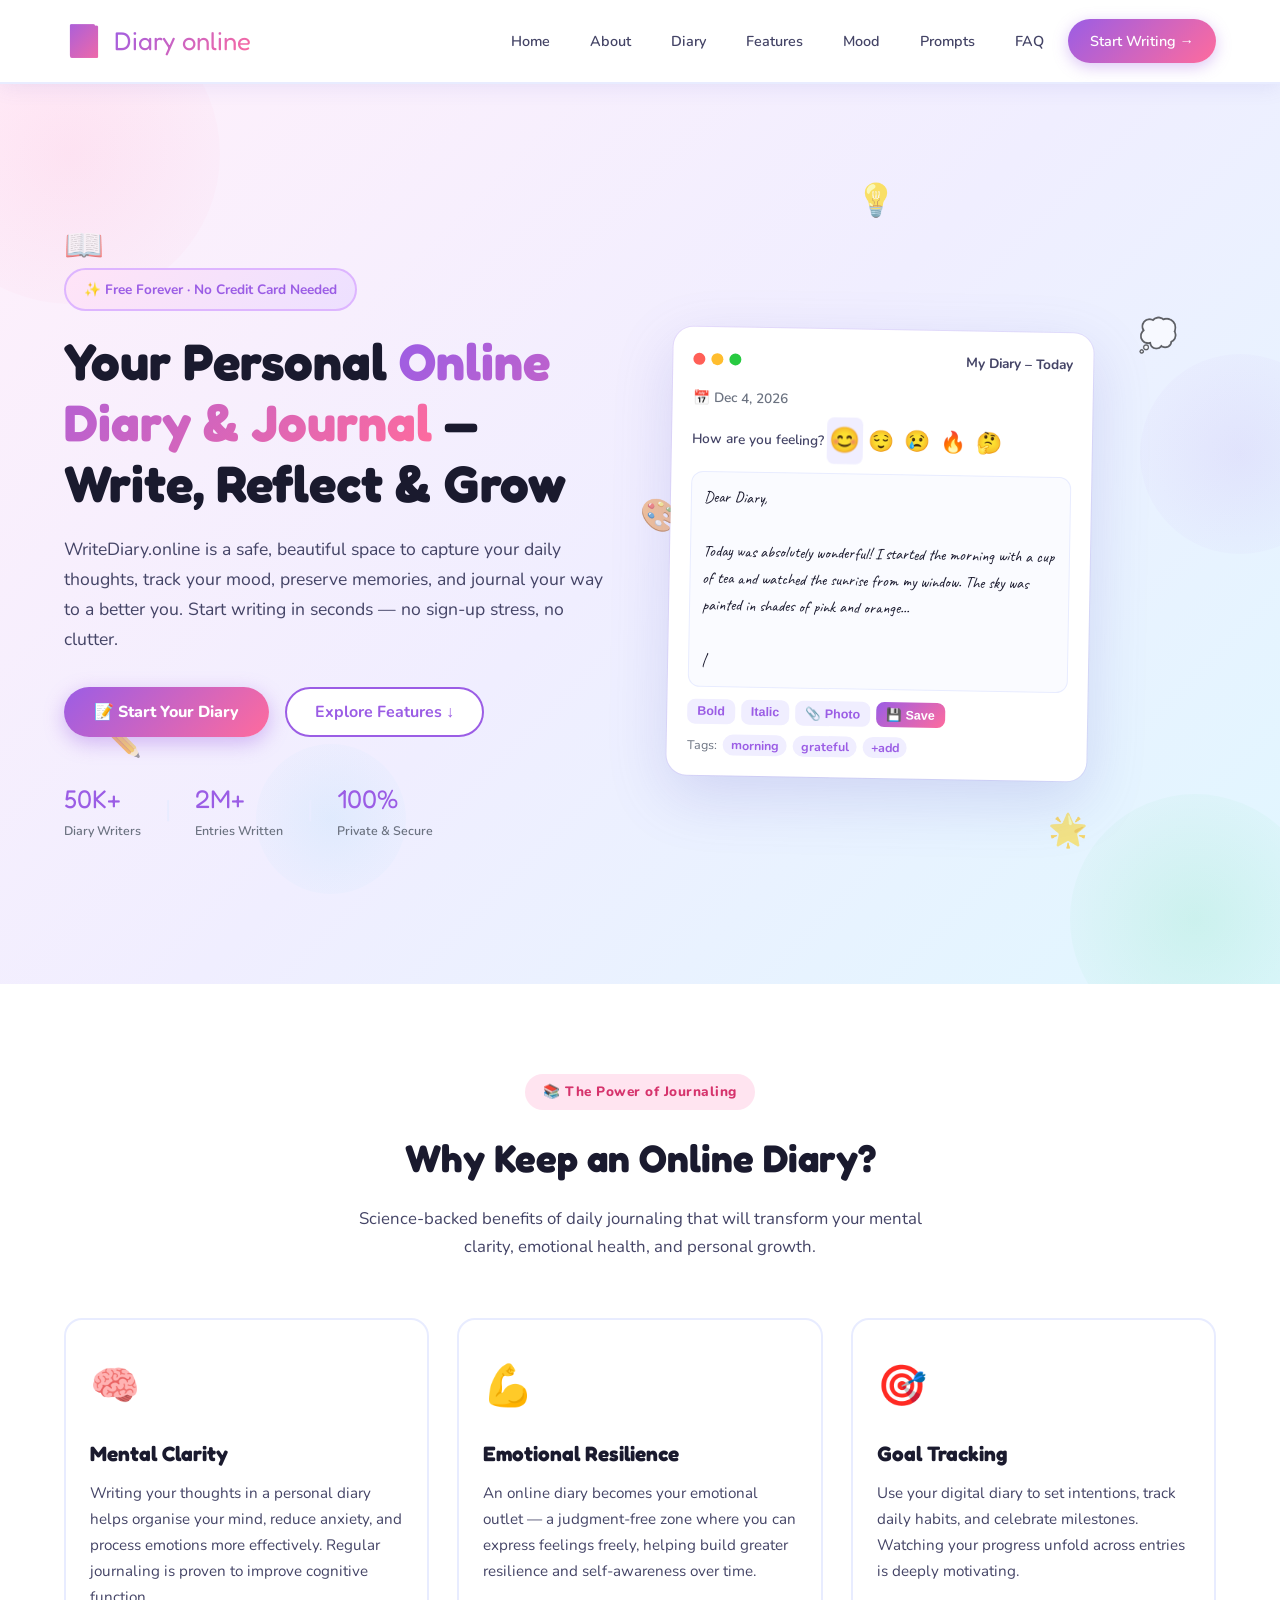
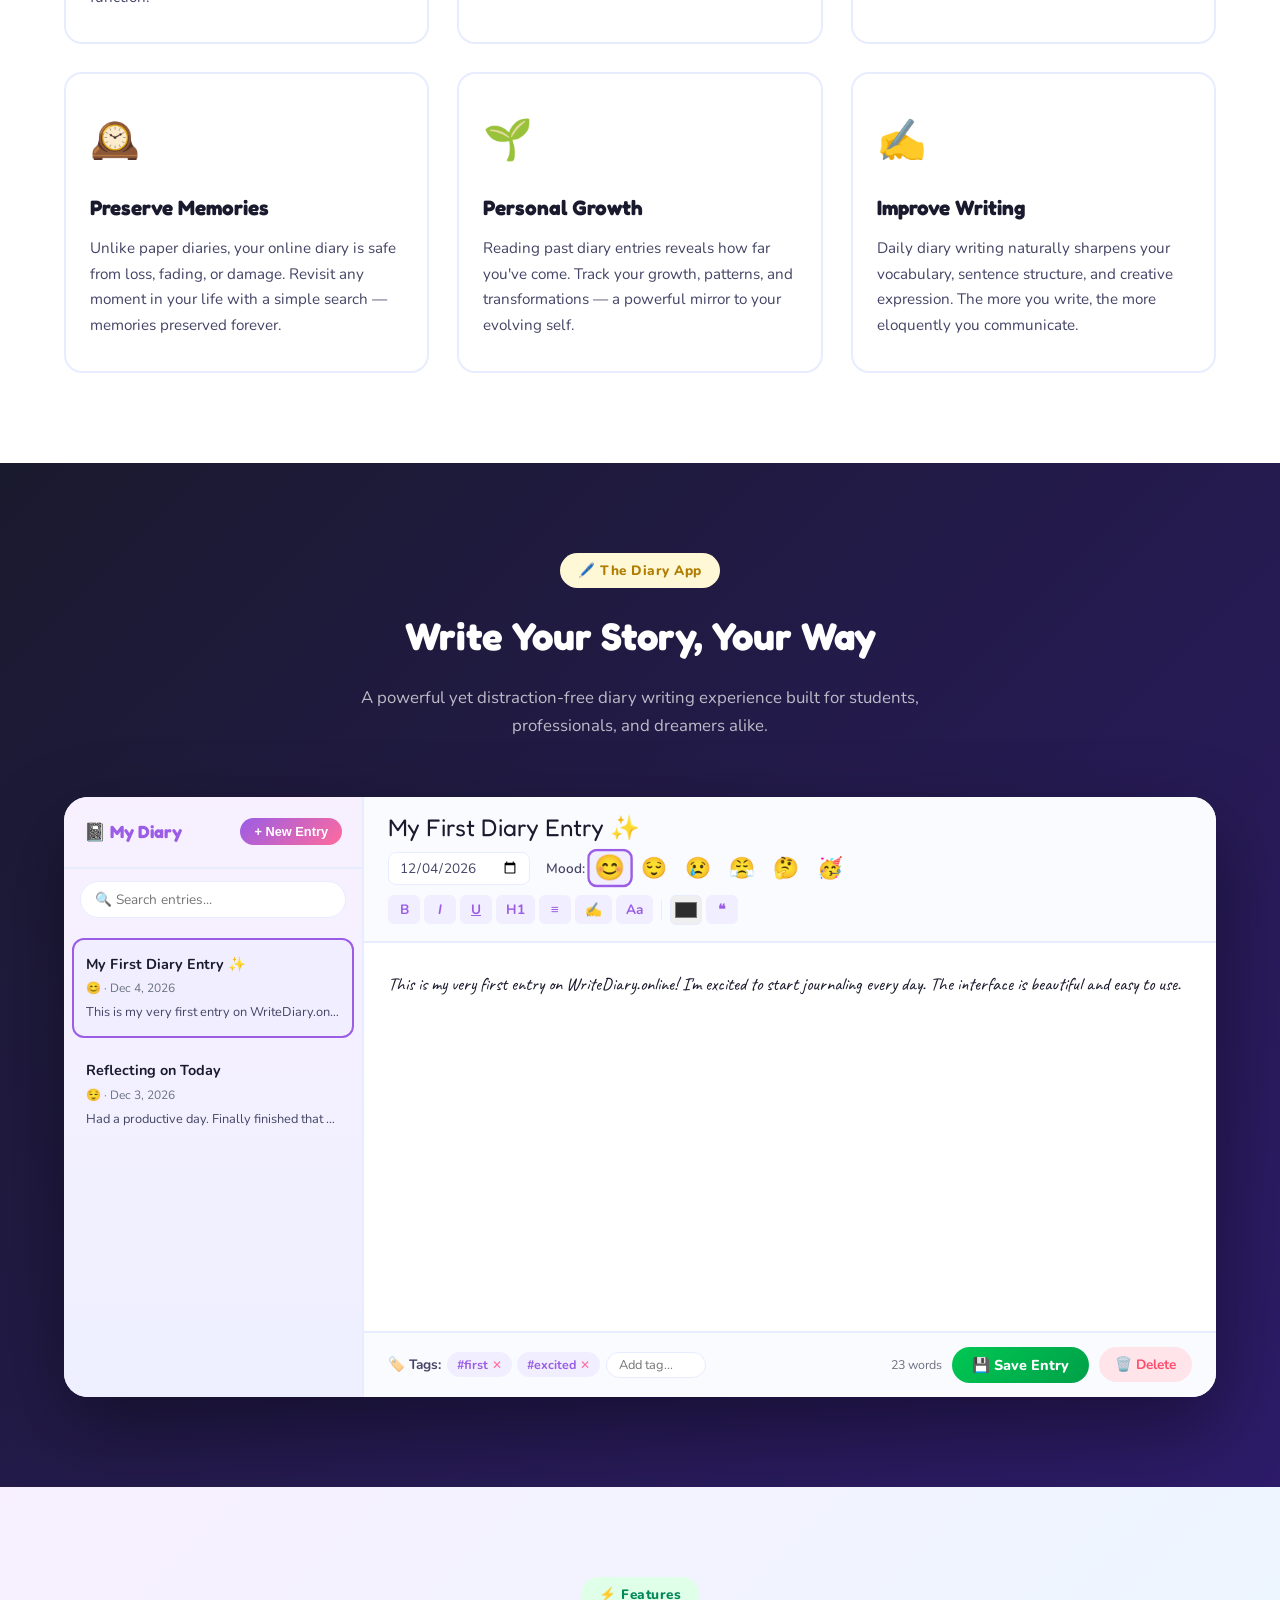
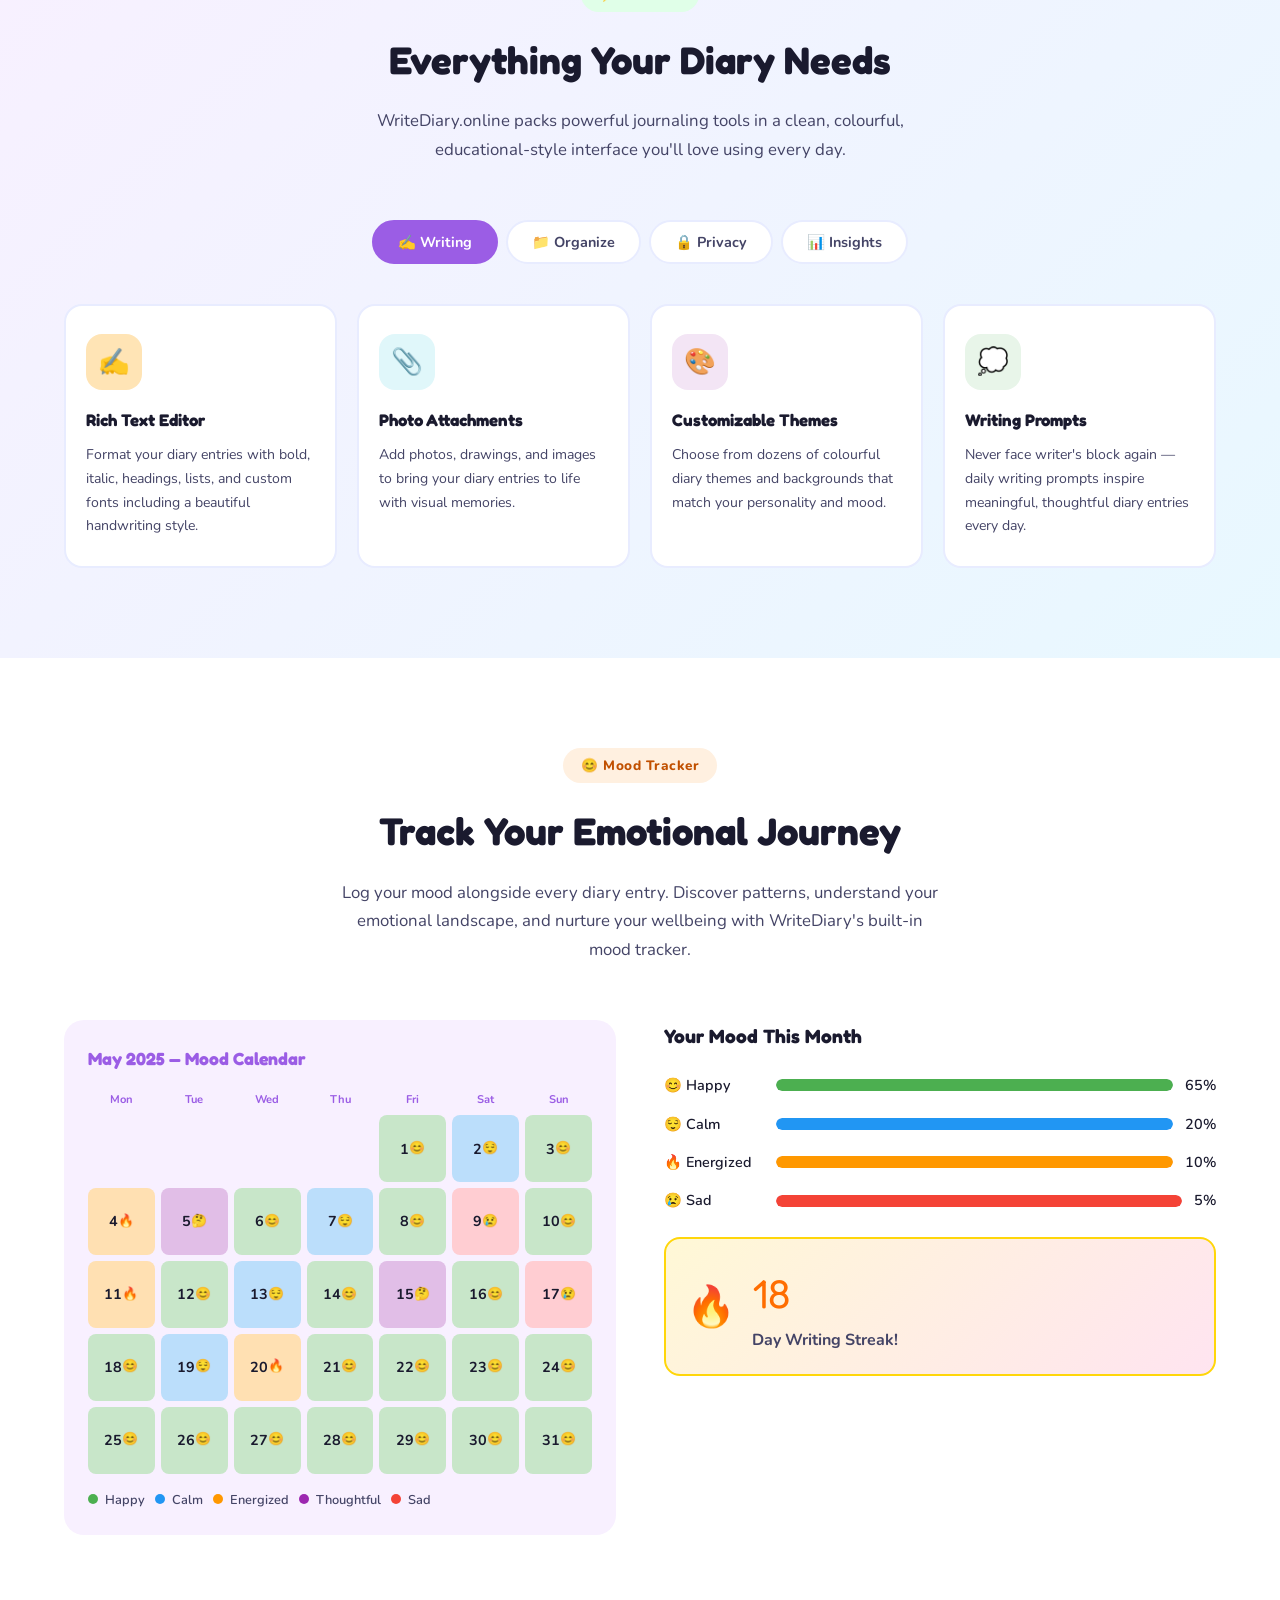
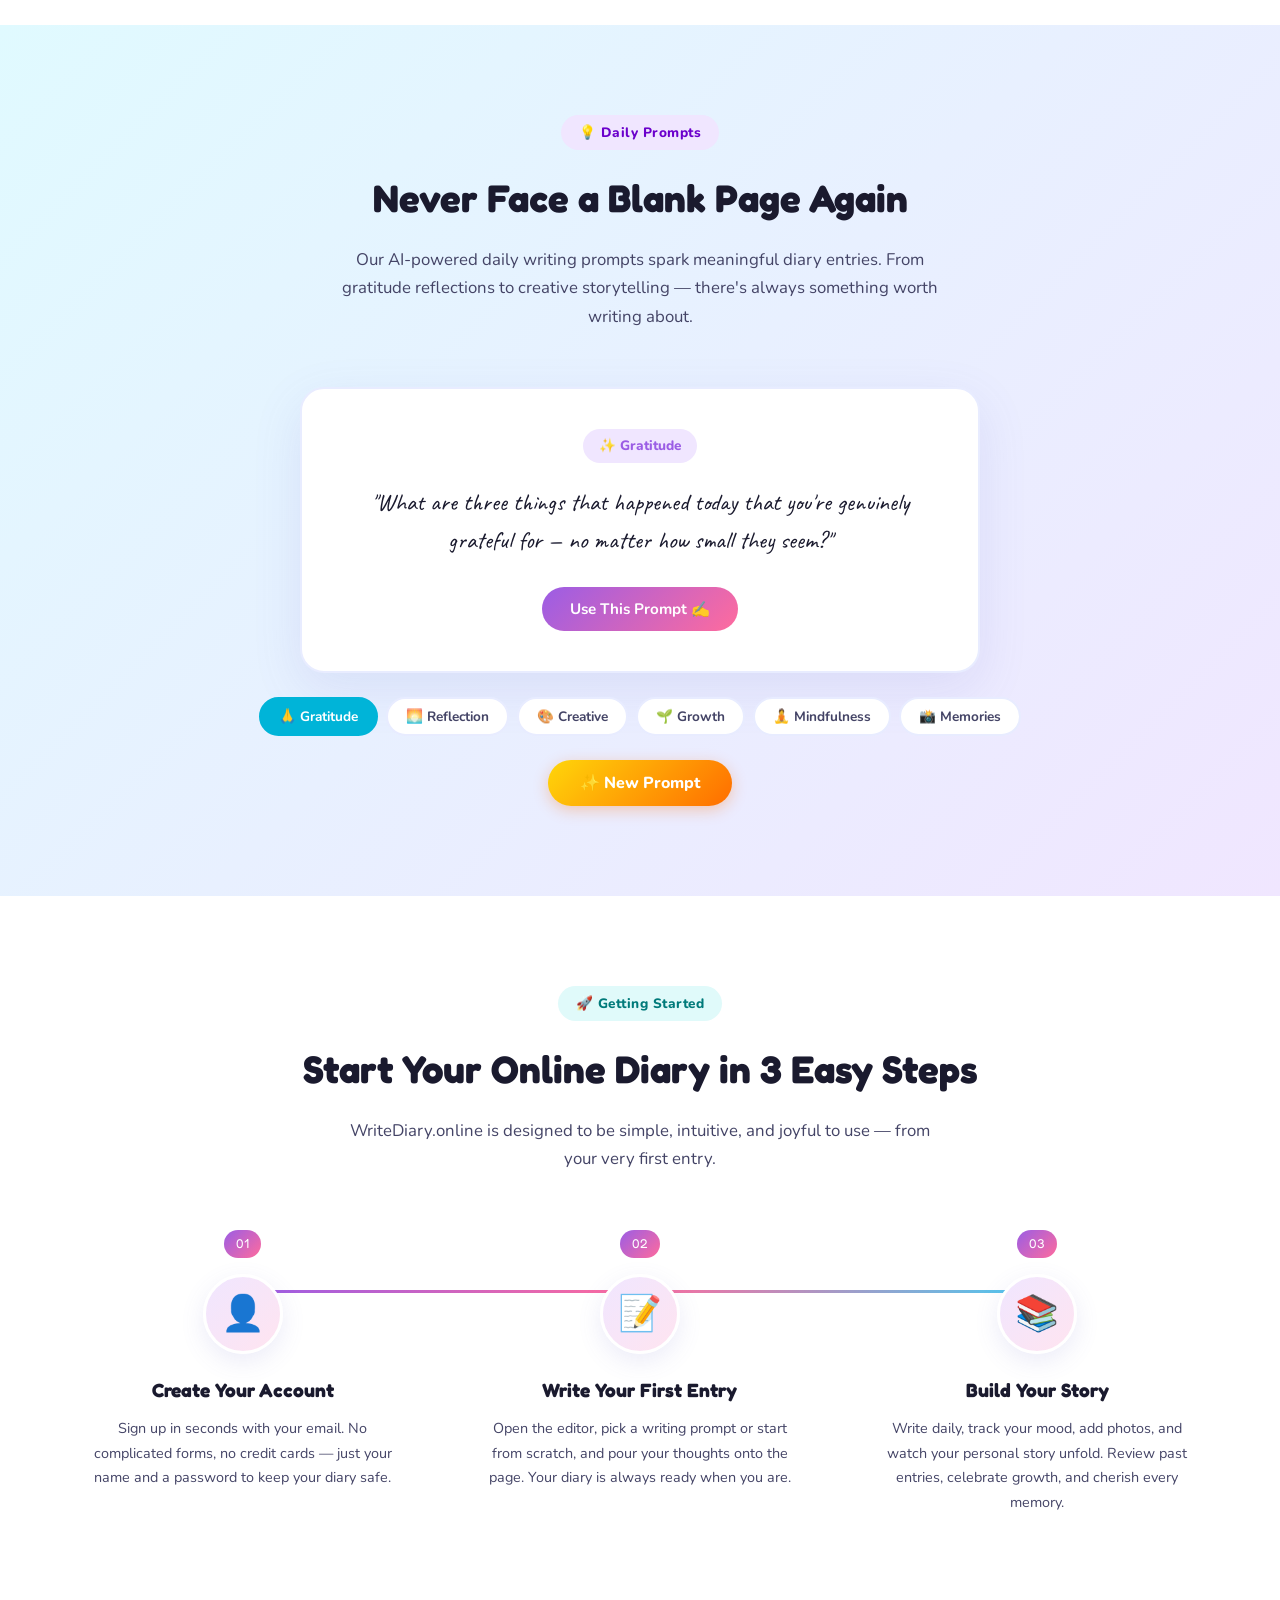
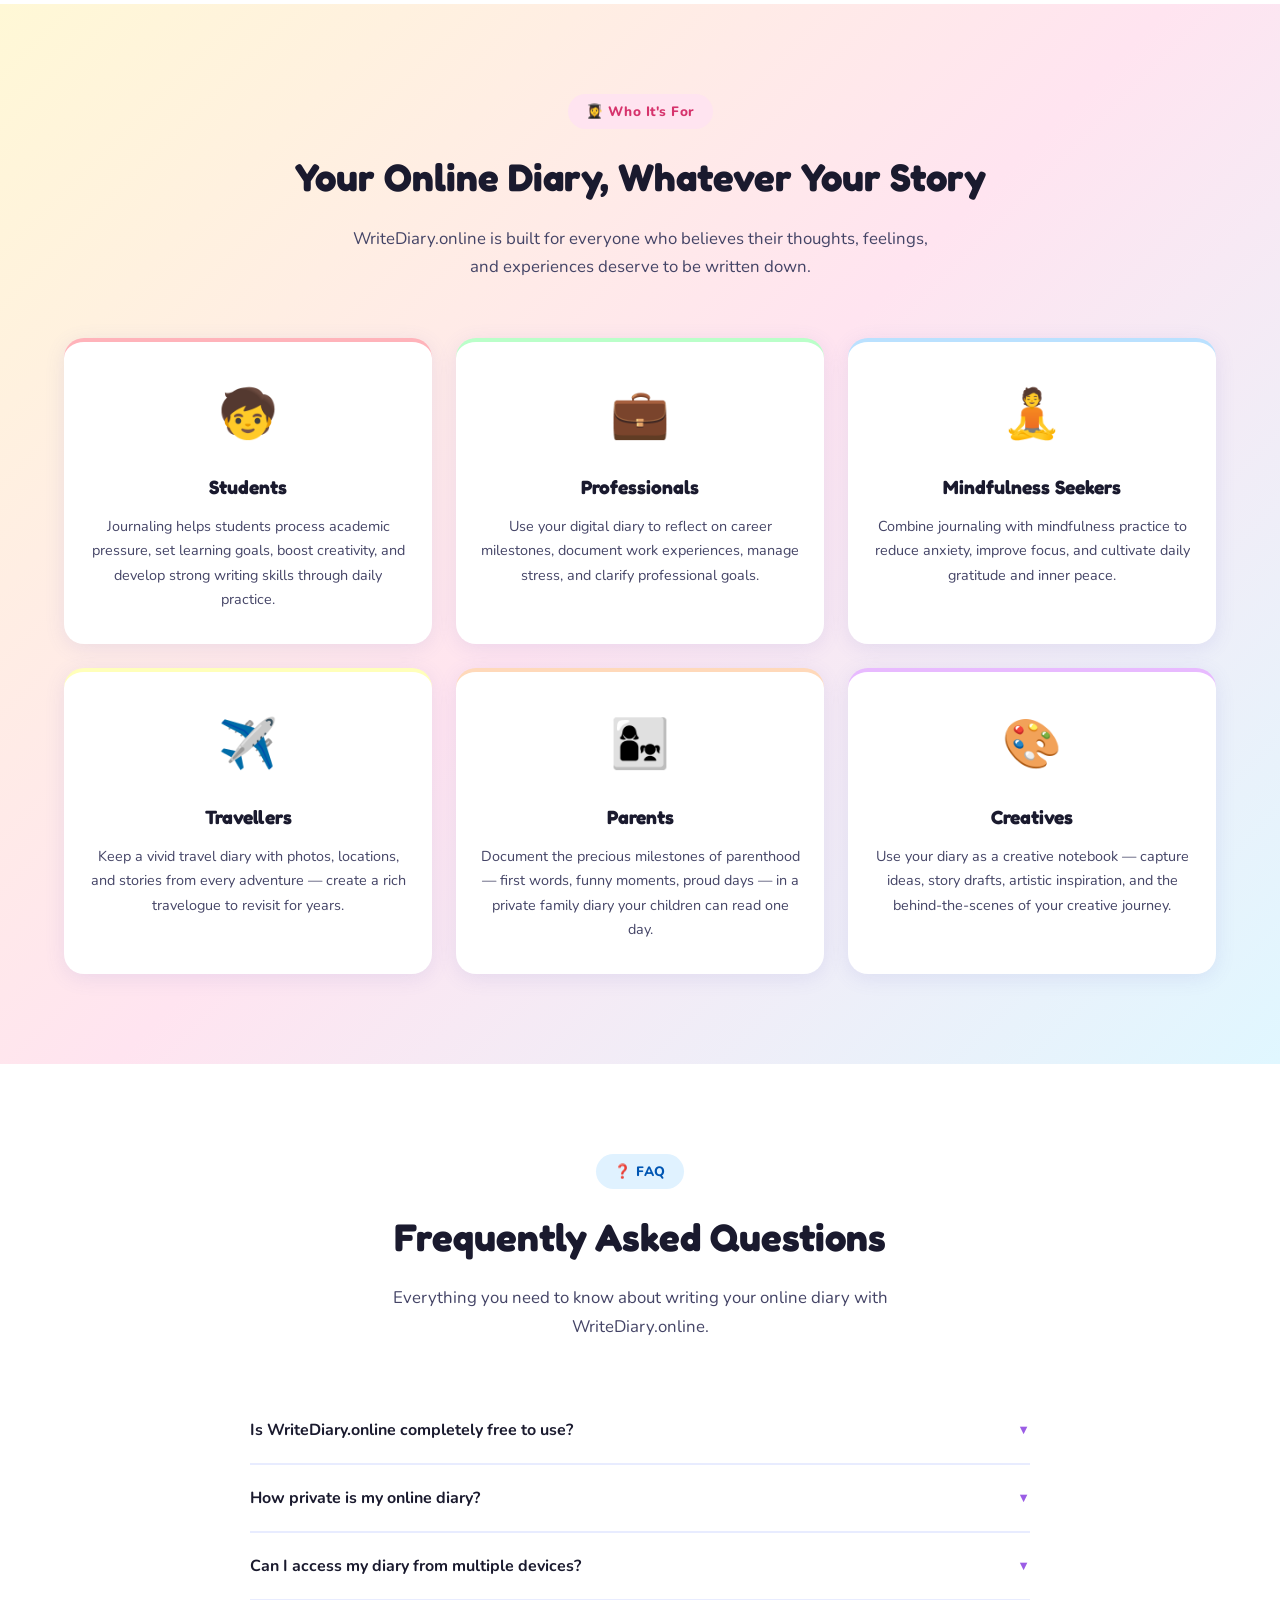
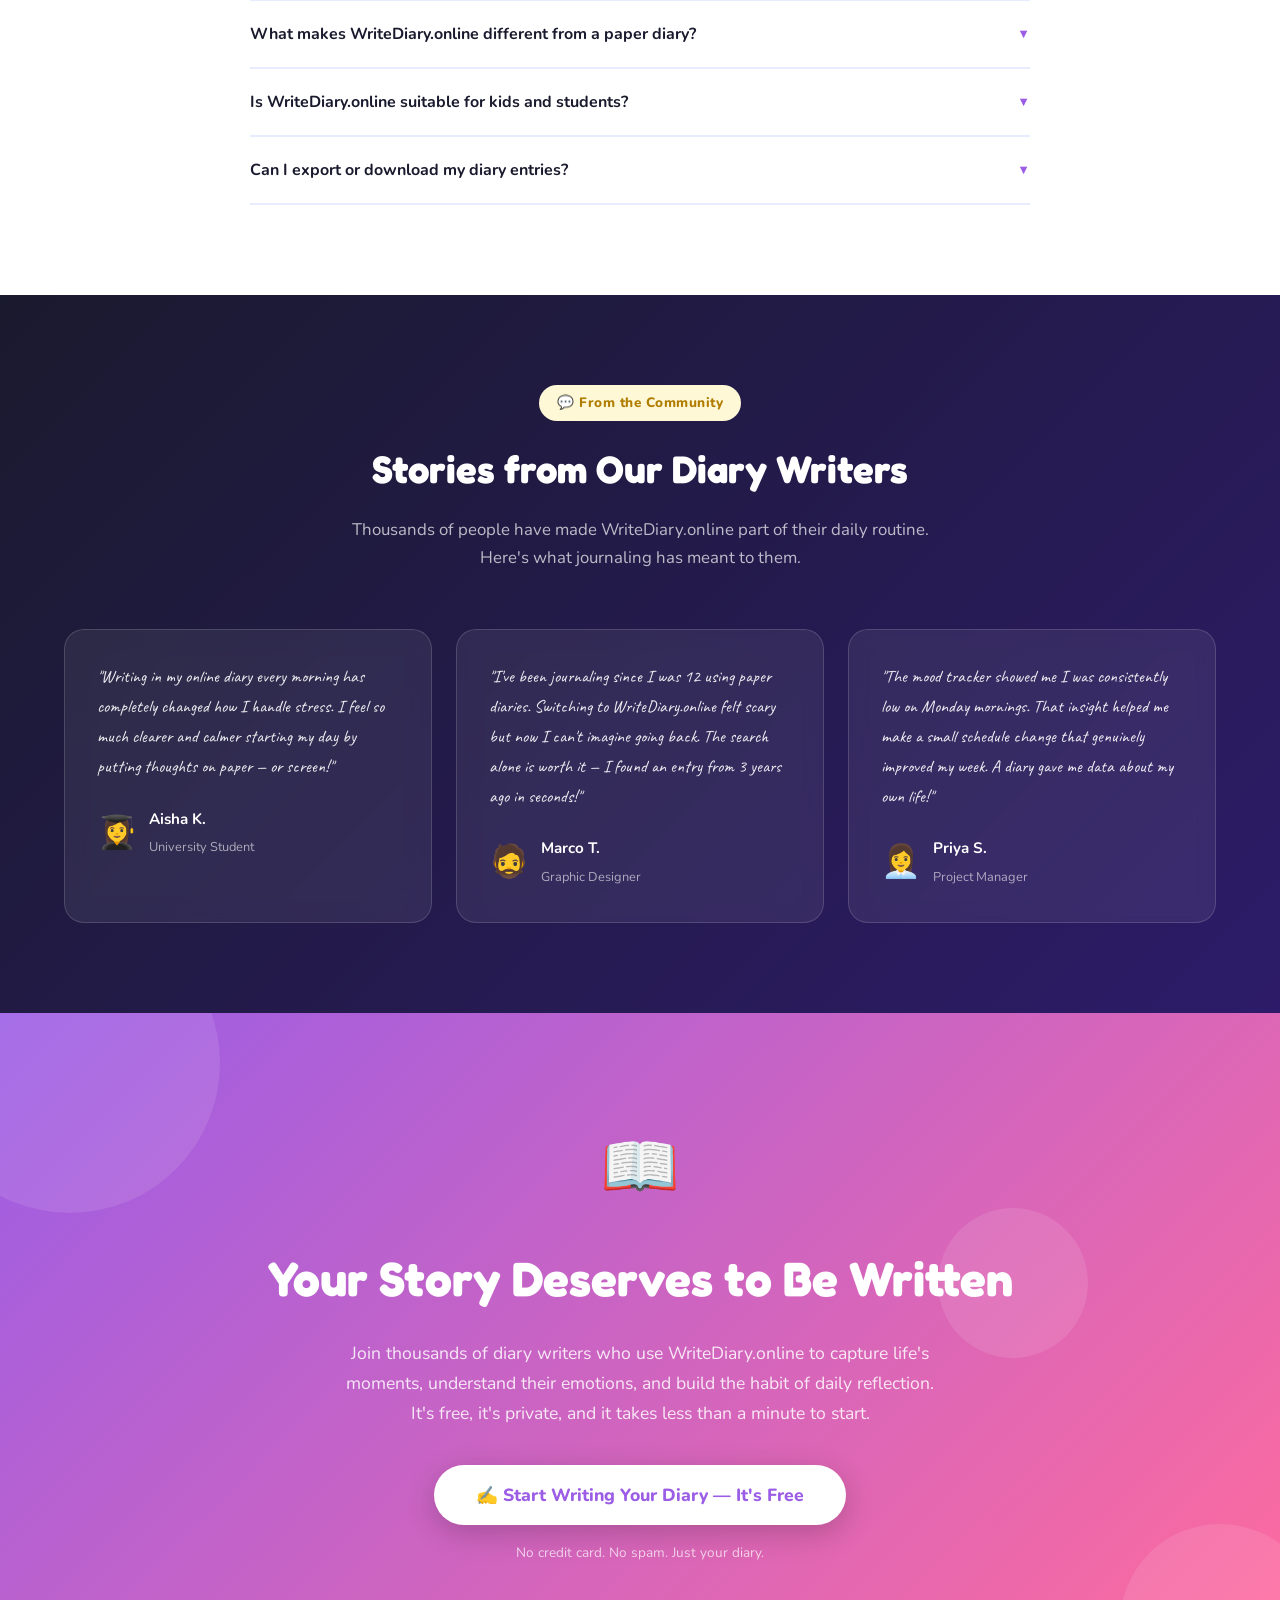
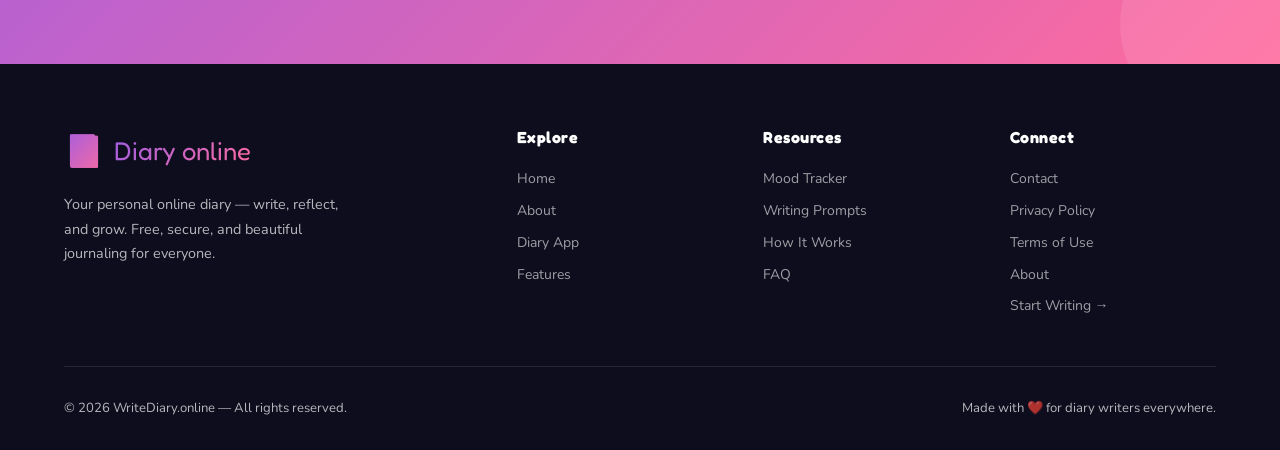
<file: index.html>
<!DOCTYPE html>
<html lang="en">
<head>
  <!-- Google tag (gtag.js) -->
<script async src="https://www.googletagmanager.com/gtag/js?id=G-KBMN0YMW4L"></script>
<script>
  window.dataLayer = window.dataLayer || [];
  function gtag(){dataLayer.push(arguments);}
  gtag('js', new Date());

  gtag('config', 'G-KBMN0YMW4L');
</script>
  <meta charset="UTF-8" />
  <meta name="viewport" content="width=device-width, initial-scale=1.0" />
  <title>Online Diary – Write Personal Online Diary & Journal</title>
  <meta name="description" content="Write Diary Online is a free, secure online diary and personal journal app. Write daily entries, track your mood, reflect on memories, and grow through journaling. Start your digital diary today." />
  <meta name="keywords" content="online diary, personal journal, digital diary, write diary online, daily journal, mood tracker, private diary, journaling app, free online diary, secure diary" />
  <meta name="author" content="Aansa Waqas" />
  <meta name="robots" content="index, follow" />
  <link rel="canonical" href="https://www.writediary.online/" />
  <link rel="icon" type="image/png" sizes="32x32" href="/favicon.png">

  <!-- Open Graph -->
  <meta property="og:title" content="Write Diary online – Your Personal Online Diary & Journal" />
  <meta property="og:description" content="Write, reflect, and grow with Write Diary online — a free, secure, and beautiful online diary app for everyone." />
  <meta property="og:url" content="https://www.writediary.online/" />
  <meta property="og:type" content="website" />
  <meta property="og:image" content="https://www.writediary.online/og-image.jpg" />

  <!-- Twitter Card -->
  <meta name="twitter:card" content="summary_large_image" />
  <meta name="twitter:title" content="Write Diary Online – Personal Online Diary" />
  <meta name="twitter:description" content="Your free, private, and beautiful digital diary. Write daily, reflect, and grow." />

   <!-- Schema Markup -->
  <script type="application/ld+json">
{
  "@context": "https://schema.org",
  "@type": "WebSite",
  "name": "WriteDiary.online",
  "url": "https://Write Diary Online",
  "description": "A free, secure online diary and personal journal app. Write daily entries, track your mood, reflect on memories, and grow through journaling.",
  "publisher": {
    "@type": "Organization",
    "name": "WriteDiary.online",
    "logo": {
      "@type": "ImageObject",
      "url": "https://writediary.online/og-image.jpg"
    }
  },
  "potentialAction": {
    "@type": "SearchAction",
    "target": "https://writediary.online/?s={search_term_string}",
    "query-input": "required name=search_term_string"
  },
  "inLanguage": "en-US"
}   
    </script>
  
  <!-- Schema Markup -->
  <script type="application/ld+json">
  {
    "@context": "https://schema.org",
    "@type": "WebApplication",
    "name": "Write Diary online",
    "url": "https://www.writediary.online",
    "description": "A free, secure online diary and personal journal application for daily writing, mood tracking, and self-reflection.",
    "applicationCategory": "LifestyleApplication",
    "operatingSystem": "Web Browser",
    "offers": {
      "@type": "Offer",
      "price": "0",
      "priceCurrency": "USD"
    },
    "featureList": ["Private diary entries", "Mood tracking", "Rich text editor", "Calendar view", "Tags and search", "Daily reminders"],
    "publisher": {
      "@type": "Organization",
      "name": "Write Diary online",
      "url": "https://wwww.writediary.online"
    }
  }
  </script>
  <script type="application/ld+json">
  {
    "@context": "https://schema.org",
    "@type": "FAQPage",
    "mainEntity": [
      {
        "@type": "Question",
        "name": "Is WriteDiary.online free to use?",
        "acceptedAnswer": { "@type": "Answer", "text": "Yes! WriteDiary.online is completely free. Start writing your personal diary without any cost or subscription." }
      },
      {
        "@type": "Question",
        "name": "Is my diary private and secure?",
        "acceptedAnswer": { "@type": "Answer", "text": "Absolutely. Your diary entries are encrypted and stored securely. Only you can access your personal journal." }
      },
      {
        "@type": "Question",
        "name": "Can I write a diary on my phone?",
        "acceptedAnswer": { "@type": "Answer", "text": "Yes! WriteDiary.online is fully mobile-compatible, allowing you to write diary entries from any device — phone, tablet, or desktop." }
      }
    ]
  }
  </script>

  <!-- Fonts -->
  <link rel="preconnect" href="https://fonts.googleapis.com" />
  <link rel="preconnect" href="https://fonts.gstatic.com" crossorigin />
  <link href="https://fonts.googleapis.com/css2?family=Fredoka+One&family=Nunito:wght@400;500;600;700;800&family=Caveat:wght@400;600;700&display=swap" rel="stylesheet" />

  <link rel="stylesheet" href="style.css" />
</head>
<body>

  <!-- HEADER (JS Component) -->
  <div id="header-root"></div>

  <!-- HERO SECTION -->
  <section class="hero" id="home">
    <div class="hero-bg">
      <div class="bubble b1"></div>
      <div class="bubble b2"></div>
      <div class="bubble b3"></div>
      <div class="bubble b4"></div>
      <div class="bubble b5"></div>
      <div class="floating-emoji e1">📖</div>
      <div class="floating-emoji e2">✏️</div>
      <div class="floating-emoji e3">💭</div>
      <div class="floating-emoji e4">🌟</div>
      <div class="floating-emoji e5">🎨</div>
      <div class="floating-emoji e6">💡</div>
    </div>
    <div class="container hero-content">
      <div class="hero-text">
        <div class="hero-badge">✨ Free Forever · No Credit Card Needed</div>
        <h1 class="hero-title">Your Personal <span class="highlight">Online Diary & Journal</span> — Write, Reflect & Grow</h1>
        <p class="hero-sub">WriteDiary.online is a safe, beautiful space to capture your daily thoughts, track your mood, preserve memories, and journal your way to a better you. Start writing in seconds — no sign-up stress, no clutter.</p>
        <div class="hero-cta">
          <button class="btn-primary" onclick="openApp()">📝 Start Your Diary</button>
          <button class="btn-secondary" onclick="scrollToFeatures()">Explore Features ↓</button>
        </div>
        <div class="hero-stats">
          <div class="stat"><span class="stat-n">50K+</span><span class="stat-l">Diary Writers</span></div>
          <div class="stat-sep">|</div>
          <div class="stat"><span class="stat-n">2M+</span><span class="stat-l">Entries Written</span></div>
          <div class="stat-sep">|</div>
          <div class="stat"><span class="stat-n">100%</span><span class="stat-l">Private & Secure</span></div>
        </div>
      </div>
      <div class="hero-visual">
        <div class="diary-mockup">
          <div class="dm-header">
            <span class="dm-dot red"></span>
            <span class="dm-dot yellow"></span>
            <span class="dm-dot green"></span>
            <span class="dm-title">My Diary – Today</span>
          </div>
          <div class="dm-date">📅 <span id="today-date"></span></div>
          <div class="dm-mood">How are you feeling? <span class="mood-sel active">😊</span><span class="mood-sel">😌</span><span class="mood-sel">😢</span><span class="mood-sel">🔥</span><span class="mood-sel">🤔</span></div>
          <div class="dm-editor" id="demo-editor" contenteditable="true" spellcheck="false">Dear Diary,<br><br>Today was absolutely wonderful! I started the morning with a cup of tea and watched the sunrise from my window. The sky was painted in shades of pink and orange...<br><br><span class="cursor-blink">|</span></div>
          <div class="dm-toolbar">
            <button class="dm-btn">Bold</button>
            <button class="dm-btn">Italic</button>
            <button class="dm-btn">📎 Photo</button>
            <button class="dm-btn save-btn">💾 Save</button>
          </div>
          <div class="dm-tags">Tags: <span class="tag">morning</span><span class="tag">grateful</span><span class="tag">+add</span></div>
        </div>
      </div>
    </div>
  </section>

  <!-- WHY DIARY SECTION -->
  <section class="why-diary" id="about">
    <div class="container">
      <div class="section-header">
        <div class="section-badge pink">📚 The Power of Journaling</div>
        <h2>Why Keep an Online Diary?</h2>
        <p>Science-backed benefits of daily journaling that will transform your mental clarity, emotional health, and personal growth.</p>
      </div>
      <div class="why-grid">
        <div class="why-card wc1" data-anim="fadeUp">
          <div class="wc-icon">🧠</div>
          <h3>Mental Clarity</h3>
          <p>Writing your thoughts in a personal diary helps organise your mind, reduce anxiety, and process emotions more effectively. Regular journaling is proven to improve cognitive function.</p>
        </div>
        <div class="why-card wc2" data-anim="fadeUp" style="animation-delay:0.1s">
          <div class="wc-icon">💪</div>
          <h3>Emotional Resilience</h3>
          <p>An online diary becomes your emotional outlet — a judgment-free zone where you can express feelings freely, helping build greater resilience and self-awareness over time.</p>
        </div>
        <div class="why-card wc3" data-anim="fadeUp" style="animation-delay:0.2s">
          <div class="wc-icon">🎯</div>
          <h3>Goal Tracking</h3>
          <p>Use your digital diary to set intentions, track daily habits, and celebrate milestones. Watching your progress unfold across entries is deeply motivating.</p>
        </div>
        <div class="why-card wc4" data-anim="fadeUp" style="animation-delay:0.3s">
          <div class="wc-icon">🕰️</div>
          <h3>Preserve Memories</h3>
          <p>Unlike paper diaries, your online diary is safe from loss, fading, or damage. Revisit any moment in your life with a simple search — memories preserved forever.</p>
        </div>
        <div class="why-card wc5" data-anim="fadeUp" style="animation-delay:0.4s">
          <div class="wc-icon">🌱</div>
          <h3>Personal Growth</h3>
          <p>Reading past diary entries reveals how far you've come. Track your growth, patterns, and transformations — a powerful mirror to your evolving self.</p>
        </div>
        <div class="why-card wc6" data-anim="fadeUp" style="animation-delay:0.5s">
          <div class="wc-icon">✍️</div>
          <h3>Improve Writing</h3>
          <p>Daily diary writing naturally sharpens your vocabulary, sentence structure, and creative expression. The more you write, the more eloquently you communicate.</p>
        </div>
      </div>
    </div>
  </section>

  <!-- APP / DIARY SECTION -->
  <section class="app-section" id="app">
    <div class="container">
      <div class="section-header light">
        <div class="section-badge yellow">🖊️ The Diary App</div>
        <h2>Write Your Story, Your Way</h2>
        <p>A powerful yet distraction-free diary writing experience built for students, professionals, and dreamers alike.</p>
      </div>

      <div class="diary-app" id="diary-app">
        <!-- Sidebar -->
        <div class="app-sidebar">
          <div class="sidebar-top">
            <h3>📓 My Diary</h3>
            <button class="new-entry-btn" onclick="newEntry()">+ New Entry</button>
          </div>
          <div class="search-bar">
            <input type="text" id="search-input" placeholder="🔍 Search entries..." oninput="searchEntries()" />
          </div>
          <div class="entry-list" id="entry-list"></div>
        </div>
        <!-- Editor -->
        <div class="app-editor">
          <div class="editor-header">
            <div class="editor-meta">
              <input type="text" id="entry-title" placeholder="Entry Title..." class="title-input" />
              <div class="meta-row">
                <input type="date" id="entry-date" class="date-input" />
                <div class="mood-picker">
                  <span>Mood:</span>
                  <button class="mood-btn active" data-mood="😊" onclick="setMood(this)">😊</button>
                  <button class="mood-btn" data-mood="😌" onclick="setMood(this)">😌</button>
                  <button class="mood-btn" data-mood="😢" onclick="setMood(this)">😢</button>
                  <button class="mood-btn" data-mood="😤" onclick="setMood(this)">😤</button>
                  <button class="mood-btn" data-mood="🤔" onclick="setMood(this)">🤔</button>
                  <button class="mood-btn" data-mood="🥳" onclick="setMood(this)">🥳</button>
                </div>
              </div>
            </div>
            <div class="editor-toolbar">
              <button onclick="fmt('bold')" title="Bold"><b>B</b></button>
              <button onclick="fmt('italic')" title="Italic"><i>I</i></button>
              <button onclick="fmt('underline')" title="Underline"><u>U</u></button>
              <button onclick="insertHeading()" title="Heading">H1</button>
              <button onclick="fmt('insertUnorderedList')" title="List">≡</button>
              <button onclick="changeFont('Caveat, cursive')" title="Handwriting">✍</button>
              <button onclick="changeFont('Nunito, sans-serif')" title="Normal">Aa</button>
              <span class="sep"></span>
              <input type="color" id="text-color" onchange="changeColor(this.value)" title="Text Color" value="#2d2d2d" />
              <button onclick="insertQuote()" title="Quote">❝</button>
            </div>
          </div>
          <div class="editor-body" id="diary-editor" contenteditable="true" spellcheck="true"></div>
          <div class="editor-footer">
            <div class="tags-area">
              <span class="tags-label">🏷️ Tags:</span>
              <div id="tags-container" class="tags-container"></div>
              <input type="text" id="tag-input" placeholder="Add tag..." onkeydown="addTag(event)" />
            </div>
            <div class="editor-actions">
              <span class="word-count" id="word-count">0 words</span>
              <button class="btn-save" onclick="saveEntry()">💾 Save Entry</button>
              <button class="btn-delete" onclick="deleteEntry()">🗑️ Delete</button>
            </div>
          </div>
        </div>
      </div>
    </div>
  </section>

  <!-- FEATURES SECTION -->
  <section class="features-section" id="features">
    <div class="container">
      <div class="section-header">
        <div class="section-badge green">⚡ Features</div>
        <h2>Everything Your Diary Needs</h2>
        <p>WriteDiary.online packs powerful journaling tools in a clean, colourful, educational-style interface you'll love using every day.</p>
      </div>
      <div class="features-tabs">
        <button class="ftab active" onclick="showFTab(this,'write')">✍️ Writing</button>
        <button class="ftab" onclick="showFTab(this,'organize')">📁 Organize</button>
        <button class="ftab" onclick="showFTab(this,'privacy')">🔒 Privacy</button>
        <button class="ftab" onclick="showFTab(this,'insights')">📊 Insights</button>
      </div>
      <div class="ftab-content active" id="ftab-write">
        <div class="feat-grid">
          <div class="feat-card"><div class="fc-icon" style="background:#FFE4B5">✍️</div><h4>Rich Text Editor</h4><p>Format your diary entries with bold, italic, headings, lists, and custom fonts including a beautiful handwriting style.</p></div>
          <div class="feat-card"><div class="fc-icon" style="background:#E0F7FA">📎</div><h4>Photo Attachments</h4><p>Add photos, drawings, and images to bring your diary entries to life with visual memories.</p></div>
          <div class="feat-card"><div class="fc-icon" style="background:#F3E5F5">🎨</div><h4>Customizable Themes</h4><p>Choose from dozens of colourful diary themes and backgrounds that match your personality and mood.</p></div>
          <div class="feat-card"><div class="fc-icon" style="background:#E8F5E9">💭</div><h4>Writing Prompts</h4><p>Never face writer's block again — daily writing prompts inspire meaningful, thoughtful diary entries every day.</p></div>
        </div>
      </div>
      <div class="ftab-content" id="ftab-organize">
        <div class="feat-grid">
          <div class="feat-card"><div class="fc-icon" style="background:#FFF9C4">🗓️</div><h4>Calendar View</h4><p>Browse your diary by date on a beautiful calendar — see streaks, patterns, and never miss a journaling day.</p></div>
          <div class="feat-card"><div class="fc-icon" style="background:#FCE4EC">🏷️</div><h4>Tags & Categories</h4><p>Organise entries with custom tags like #travel, #gratitude, #dreams — find any entry instantly.</p></div>
          <div class="feat-card"><div class="fc-icon" style="background:#E3F2FD">🔍</div><h4>Powerful Search</h4><p>Search across all your diary entries by keyword, date, mood, or tag. Your memories, always findable.</p></div>
          <div class="feat-card"><div class="fc-icon" style="background:#E8F5E9">📂</div><h4>Multiple Journals</h4><p>Create separate journals — a travel diary, a gratitude journal, a dream log — all in one place.</p></div>
        </div>
      </div>
      <div class="ftab-content" id="ftab-privacy">
        <div class="feat-grid">
          <div class="feat-card"><div class="fc-icon" style="background:#FFE4B5">🔐</div><h4>End-to-End Encryption</h4><p>Your diary entries are encrypted before they leave your device. Only you hold the key to your private journal.</p></div>
          <div class="feat-card"><div class="fc-icon" style="background:#E0F7FA">🔑</div><h4>Password Lock</h4><p>Set a master password or use biometric lock to keep your diary completely private on shared devices.</p></div>
          <div class="feat-card"><div class="fc-icon" style="background:#F3E5F5">👁️‍🗨️</div><h4>Incognito Mode</h4><p>Write in incognito mode — no previews, no notifications, nothing visible to anyone but you.</p></div>
          <div class="feat-card"><div class="fc-icon" style="background:#E8F5E9">☁️</div><h4>Secure Cloud Backup</h4><p>Auto-backup your diary to a secure cloud so you never lose precious memories, even if you change devices.</p></div>
        </div>
      </div>
      <div class="ftab-content" id="ftab-insights">
        <div class="feat-grid">
          <div class="feat-card"><div class="fc-icon" style="background:#FFF9C4">📈</div><h4>Mood Analytics</h4><p>Visualise your emotional journey with colourful mood charts — identify patterns, triggers, and positive trends.</p></div>
          <div class="feat-card"><div class="fc-icon" style="background:#FCE4EC">🔥</div><h4>Writing Streaks</h4><p>Build consistent journaling habits with streak tracking — your longest streak is your personal best.</p></div>
          <div class="feat-card"><div class="fc-icon" style="background:#E3F2FD">💬</div><h4>Word Count Stats</h4><p>Track how much you've written over days, weeks, and months. Watch your diary grow into a rich life story.</p></div>
          <div class="feat-card"><div class="fc-icon" style="background:#E8F5E9">📅</div><h4>On This Day</h4><p>Relive memories with "On This Day" reminders — see what you wrote exactly one, two, or five years ago today.</p></div>
        </div>
      </div>
    </div>
  </section>

  <!-- MOOD TRACKER SECTION -->
  <section class="mood-section" id="mood">
    <div class="container">
      <div class="section-header">
        <div class="section-badge orange">😊 Mood Tracker</div>
        <h2>Track Your Emotional Journey</h2>
        <p>Log your mood alongside every diary entry. Discover patterns, understand your emotional landscape, and nurture your wellbeing with WriteDiary's built-in mood tracker.</p>
      </div>
      <div class="mood-demo">
        <div class="mood-calendar">
          <div class="mc-header">
            <h4>May 2025 — Mood Calendar</h4>
          </div>
          <div class="mc-grid" id="mood-calendar-grid"></div>
          <div class="mc-legend">
            <span><span class="leg-dot" style="background:#4CAF50"></span> Happy</span>
            <span><span class="leg-dot" style="background:#2196F3"></span> Calm</span>
            <span><span class="leg-dot" style="background:#FF9800"></span> Energized</span>
            <span><span class="leg-dot" style="background:#9C27B0"></span> Thoughtful</span>
            <span><span class="leg-dot" style="background:#F44336"></span> Sad</span>
          </div>
        </div>
        <div class="mood-stats">
          <h4>Your Mood This Month</h4>
          <div class="mood-bar-item">
            <span>😊 Happy</span>
            <div class="mbar"><div class="mbar-fill" style="width:65%;background:#4CAF50"></div></div>
            <span>65%</span>
          </div>
          <div class="mood-bar-item">
            <span>😌 Calm</span>
            <div class="mbar"><div class="mbar-fill" style="width:20%;background:#2196F3"></div></div>
            <span>20%</span>
          </div>
          <div class="mood-bar-item">
            <span>🔥 Energized</span>
            <div class="mbar"><div class="mbar-fill" style="width:10%;background:#FF9800"></div></div>
            <span>10%</span>
          </div>
          <div class="mood-bar-item">
            <span>😢 Sad</span>
            <div class="mbar"><div class="mbar-fill" style="width:5%;background:#F44336"></div></div>
            <span>5%</span>
          </div>
          <div class="streak-box">
            <div class="streak-fire">🔥</div>
            <div>
              <div class="streak-num">18</div>
              <div class="streak-label">Day Writing Streak!</div>
            </div>
          </div>
        </div>
      </div>
    </div>
  </section>

  <!-- WRITING PROMPTS SECTION -->
  <section class="prompts-section" id="prompts">
    <div class="container">
      <div class="section-header">
        <div class="section-badge purple">💡 Daily Prompts</div>
        <h2>Never Face a Blank Page Again</h2>
        <p>Our AI-powered daily writing prompts spark meaningful diary entries. From gratitude reflections to creative storytelling — there's always something worth writing about.</p>
      </div>
      <div class="prompts-wrapper">
        <div class="prompt-card active" id="prompt-display">
          <div class="prompt-category" id="prompt-cat">✨ Gratitude</div>
          <div class="prompt-text" id="prompt-text">"What are three things that happened today that you're genuinely grateful for — no matter how small they seem?"</div>
          <button class="prompt-use-btn" onclick="usePrompt()">Use This Prompt ✍️</button>
        </div>
        <div class="prompt-categories">
          <button class="pcat-btn active" onclick="showPromptCat(this,'gratitude')">🙏 Gratitude</button>
          <button class="pcat-btn" onclick="showPromptCat(this,'reflection')">🌅 Reflection</button>
          <button class="pcat-btn" onclick="showPromptCat(this,'creative')">🎨 Creative</button>
          <button class="pcat-btn" onclick="showPromptCat(this,'growth')">🌱 Growth</button>
          <button class="pcat-btn" onclick="showPromptCat(this,'mindfulness')">🧘 Mindfulness</button>
          <button class="pcat-btn" onclick="showPromptCat(this,'memories')">📸 Memories</button>
        </div>
        <button class="btn-new-prompt" onclick="nextPrompt()">✨ New Prompt</button>
      </div>
    </div>
  </section>

  <!-- HOW IT WORKS SECTION -->
  <section class="how-section" id="how">
    <div class="container">
      <div class="section-header">
        <div class="section-badge teal">🚀 Getting Started</div>
        <h2>Start Your Online Diary in 3 Easy Steps</h2>
        <p>WriteDiary.online is designed to be simple, intuitive, and joyful to use — from your very first entry.</p>
      </div>
      <div class="steps-wrapper">
        <div class="step-line"></div>
        <div class="step" data-anim="slideIn">
          <div class="step-num">01</div>
          <div class="step-icon">👤</div>
          <h3>Create Your Account</h3>
          <p>Sign up in seconds with your email. No complicated forms, no credit cards — just your name and a password to keep your diary safe.</p>
        </div>
        <div class="step" data-anim="slideIn" style="animation-delay:0.2s">
          <div class="step-num">02</div>
          <div class="step-icon">📝</div>
          <h3>Write Your First Entry</h3>
          <p>Open the editor, pick a writing prompt or start from scratch, and pour your thoughts onto the page. Your diary is always ready when you are.</p>
        </div>
        <div class="step" data-anim="slideIn" style="animation-delay:0.4s">
          <div class="step-num">03</div>
          <div class="step-icon">📚</div>
          <h3>Build Your Story</h3>
          <p>Write daily, track your mood, add photos, and watch your personal story unfold. Review past entries, celebrate growth, and cherish every memory.</p>
        </div>
      </div>
    </div>
  </section>

  <!-- FOR WHOM / AUDIENCE SECTION -->
  <section class="audience-section">
    <div class="container">
      <div class="section-header">
        <div class="section-badge pink">👩‍🎓 Who It's For</div>
        <h2>Your Online Diary, Whatever Your Story</h2>
        <p>WriteDiary.online is built for everyone who believes their thoughts, feelings, and experiences deserve to be written down.</p>
      </div>
      <div class="audience-grid">
        <div class="aud-card" style="--ac:#FFB3BA">
          <div class="ac-img">🧒</div>
          <h3>Students</h3>
          <p>Journaling helps students process academic pressure, set learning goals, boost creativity, and develop strong writing skills through daily practice.</p>
        </div>
        <div class="aud-card" style="--ac:#BAFFC9">
          <div class="ac-img">💼</div>
          <h3>Professionals</h3>
          <p>Use your digital diary to reflect on career milestones, document work experiences, manage stress, and clarify professional goals.</p>
        </div>
        <div class="aud-card" style="--ac:#BAE1FF">
          <div class="ac-img">🧘</div>
          <h3>Mindfulness Seekers</h3>
          <p>Combine journaling with mindfulness practice to reduce anxiety, improve focus, and cultivate daily gratitude and inner peace.</p>
        </div>
        <div class="aud-card" style="--ac:#FFFFBA">
          <div class="ac-img">✈️</div>
          <h3>Travellers</h3>
          <p>Keep a vivid travel diary with photos, locations, and stories from every adventure — create a rich travelogue to revisit for years.</p>
        </div>
        <div class="aud-card" style="--ac:#FFD9BA">
          <div class="ac-img">👩‍👧</div>
          <h3>Parents</h3>
          <p>Document the precious milestones of parenthood — first words, funny moments, proud days — in a private family diary your children can read one day.</p>
        </div>
        <div class="aud-card" style="--ac:#E8BAFF">
          <div class="ac-img">🎨</div>
          <h3>Creatives</h3>
          <p>Use your diary as a creative notebook — capture ideas, story drafts, artistic inspiration, and the behind-the-scenes of your creative journey.</p>
        </div>
      </div>
    </div>
  </section>

  <!-- FAQ SECTION -->
  <section class="faq-section" id="faq">
    <div class="container">
      <div class="section-header">
        <div class="section-badge blue">❓ FAQ</div>
        <h2>Frequently Asked Questions</h2>
        <p>Everything you need to know about writing your online diary with WriteDiary.online.</p>
      </div>
      <div class="faq-list">
        <div class="faq-item">
          <button class="faq-q" onclick="toggleFaq(this)">
            Is WriteDiary.online completely free to use? <span class="faq-arrow">▼</span>
          </button>
          <div class="faq-a">
            <p>Yes! WriteDiary.online is 100% free to use with no hidden costs. You can write unlimited diary entries, access all core features, and keep your journal forever without paying a penny. We believe everyone deserves a private place to write.</p>
          </div>
        </div>
        <div class="faq-item">
          <button class="faq-q" onclick="toggleFaq(this)">
            How private is my online diary? <span class="faq-arrow">▼</span>
          </button>
          <div class="faq-a">
            <p>Your privacy is our top priority. All diary entries are end-to-end encrypted, meaning only you can read them. We never sell your data, never read your entries, and never show ads inside your diary. Your personal journal belongs entirely to you.</p>
          </div>
        </div>
        <div class="faq-item">
          <button class="faq-q" onclick="toggleFaq(this)">
            Can I access my diary from multiple devices? <span class="faq-arrow">▼</span>
          </button>
          <div class="faq-a">
            <p>Absolutely! WriteDiary.online works seamlessly across all devices — desktop, tablet, and mobile. Your entries sync automatically via secure cloud backup, so your diary is always with you wherever you go.</p>
          </div>
        </div>
        <div class="faq-item">
          <button class="faq-q" onclick="toggleFaq(this)">
            What makes WriteDiary.online different from a paper diary? <span class="faq-arrow">▼</span>
          </button>
          <div class="faq-a">
            <p>Unlike paper diaries, WriteDiary.online offers search, mood tracking, photo attachments, cloud backup, writing streaks, and analytics. Your digital diary can never be lost, damaged, or accidentally read by someone who finds it. Plus, you can write from anywhere, at any time.</p>
          </div>
        </div>
        <div class="faq-item">
          <button class="faq-q" onclick="toggleFaq(this)">
            Is WriteDiary.online suitable for kids and students? <span class="faq-arrow">▼</span>
          </button>
          <div class="faq-a">
            <p>Yes! WriteDiary.online has a colourful, educational-style design perfect for young writers. Students benefit enormously from daily journaling — it improves writing skills, emotional intelligence, and academic reflection. The app is safe, ad-free inside the diary, and private.</p>
          </div>
        </div>
        <div class="faq-item">
          <button class="faq-q" onclick="toggleFaq(this)">
            Can I export or download my diary entries? <span class="faq-arrow">▼</span>
          </button>
          <div class="faq-a">
            <p>Yes! You can export your diary as a PDF, text file, or formatted document at any time. Your memories are always yours to keep, download, and share if you choose.</p>
          </div>
        </div>
      </div>
    </div>
  </section>

  <!-- TESTIMONIALS / QUOTES SECTION (no ratings) -->
  <section class="quotes-section">
    <div class="container">
      <div class="section-header light">
        <div class="section-badge yellow">💬 From the Community</div>
        <h2>Stories from Our Diary Writers</h2>
        <p>Thousands of people have made WriteDiary.online part of their daily routine. Here's what journaling has meant to them.</p>
      </div>
      <div class="quotes-grid">
        <div class="quote-card qc1">
          <div class="q-text">"Writing in my online diary every morning has completely changed how I handle stress. I feel so much clearer and calmer starting my day by putting thoughts on paper — or screen!"</div>
          <div class="q-author"><span class="q-avatar">👩‍🎓</span><div><strong>Aisha K.</strong><br><small>University Student</small></div></div>
        </div>
        <div class="quote-card qc2">
          <div class="q-text">"I've been journaling since I was 12 using paper diaries. Switching to WriteDiary.online felt scary but now I can't imagine going back. The search alone is worth it — I found an entry from 3 years ago in seconds!"</div>
          <div class="q-author"><span class="q-avatar">🧔</span><div><strong>Marco T.</strong><br><small>Graphic Designer</small></div></div>
        </div>
        <div class="quote-card qc3">
          <div class="q-text">"The mood tracker showed me I was consistently low on Monday mornings. That insight helped me make a small schedule change that genuinely improved my week. A diary gave me data about my own life!"</div>
          <div class="q-author"><span class="q-avatar">👩‍💼</span><div><strong>Priya S.</strong><br><small>Project Manager</small></div></div>
        </div>
      </div>
    </div>
  </section>

  <!-- CTA SECTION -->
  <section class="cta-section">
    <div class="cta-bg">
      <div class="cta-bubble cb1"></div>
      <div class="cta-bubble cb2"></div>
      <div class="cta-bubble cb3"></div>
    </div>
    <div class="container cta-content">
      <div class="cta-emoji">📖</div>
      <h2>Your Story Deserves to Be Written</h2>
      <p>Join thousands of diary writers who use WriteDiary.online to capture life's moments, understand their emotions, and build the habit of daily reflection. It's free, it's private, and it takes less than a minute to start.</p>
      <button class="btn-cta-big" onclick="openApp()">✍️ Start Writing Your Diary — It's Free</button>
      <div class="cta-note">No credit card. No spam. Just your diary.</div>
    </div>
  </section>

  <!-- FOOTER (JS Component) -->
  <div id="footer-root"></div>

  <!-- MODAL: New Entry / App Modal -->
  <div class="modal-overlay" id="app-modal" style="display:none">
    <div class="modal-box">
      <button class="modal-close" onclick="closeModal()">✕</button>
      <h3>📖 Welcome to WriteDiary.online</h3>
      <p>Your free, private online diary is ready. The app is embedded on this page — scroll down to the <strong>"Write Your Story"</strong> section to start writing!</p>
      <button class="btn-primary" onclick="closeModal(); document.getElementById('app').scrollIntoView({behavior:'smooth'})">Go to Diary ✍️</button>
    </div>
  </div>

  <script src="components.js"></script>
  <script src="app.js"></script>
</body>
</html>
</file>
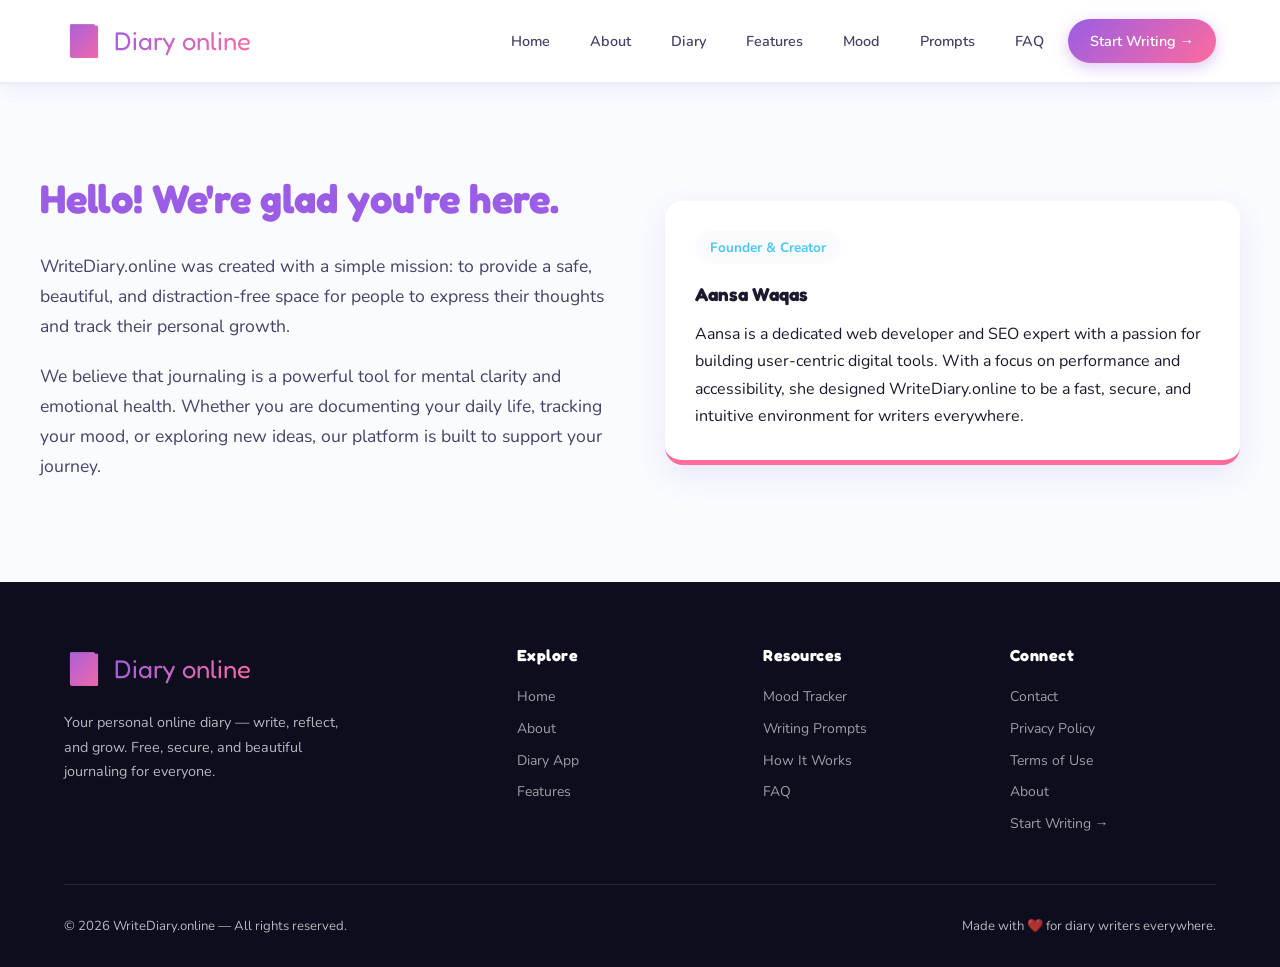
<file: about.html>
<!DOCTYPE html>
<html lang="en">
<head>
  <meta charset="UTF-8" />
  <meta name="viewport" content="width=device-width, initial-scale=1.0" />
  <title>About Us – WriteDiary.online</title>
  <link rel="preconnect" href="https://fonts.googleapis.com" />
  <link rel="preconnect" href="https://fonts.gstatic.com" crossorigin />
  <link href="https://fonts.googleapis.com/css2?family=Fredoka+One&family=Nunito:wght@400;500;600;700;800&display=swap" rel="stylesheet" />
  <link rel="stylesheet" href="style.css" />
  <link rel="icon" type="image/png" sizes="32x32" href="/favicon.png">
  <style>
    .about-page { padding: 80px 0; }
    .about-wrapper { display: grid; grid-template-columns: 1fr 1fr; gap: 50px; align-items: center; }
    .about-text h1 { font-family: var(--font-h); color: var(--purple); font-size: 2.5rem; margin-bottom: 20px; }
    .about-text p { margin-bottom: 20px; color: var(--text-m); font-size: 1.1rem; }
    .founder-card { 
      background: white; 
      padding: 30px; 
      border-radius: var(--radius); 
      box-shadow: 0 10px 30px var(--shadow);
      border-bottom: 5px solid var(--pink);
    }
    .founder-card h3 { font-family: var(--font-h); color: var(--text); margin-bottom: 10px; }
    .badge { 
      display: inline-block; 
      padding: 5px 15px; 
      background: var(--bg); 
      border-radius: 50px; 
      font-size: 0.85rem; 
      font-weight: 700; 
      color: var(--blue);
      margin-bottom: 15px;
    }
    @media (max-width: 900px) {
      .about-wrapper { grid-template-columns: 1fr; text-align: center; }
    }
  </style>
</head>
<body>
  <div id="header-root"></div>

  <main class="about-page container">
    <div class="about-wrapper">
      <div class="about-text">
        <h1>Hello! We're glad you're here.</h1>
        <p>WriteDiary.online was created with a simple mission: to provide a safe, beautiful, and distraction-free space for people to express their thoughts and track their personal growth.</p>
        <p>We believe that journaling is a powerful tool for mental clarity and emotional health. Whether you are documenting your daily life, tracking your mood, or exploring new ideas, our platform is built to support your journey.</p>
      </div>
      <div class="founder-card">
        <div class="badge">Founder & Creator</div>
        <h3>Aansa Waqas</h3>
        <p>Aansa is a dedicated web developer and SEO expert with a passion for building user-centric digital tools. With a focus on performance and accessibility, she designed WriteDiary.online to be a fast, secure, and intuitive environment for writers everywhere.</p>
      </div>
    </div>
  </main>

  <div id="footer-root"></div>
  <script src="components.js"></script>
</body>
</html>
</file>
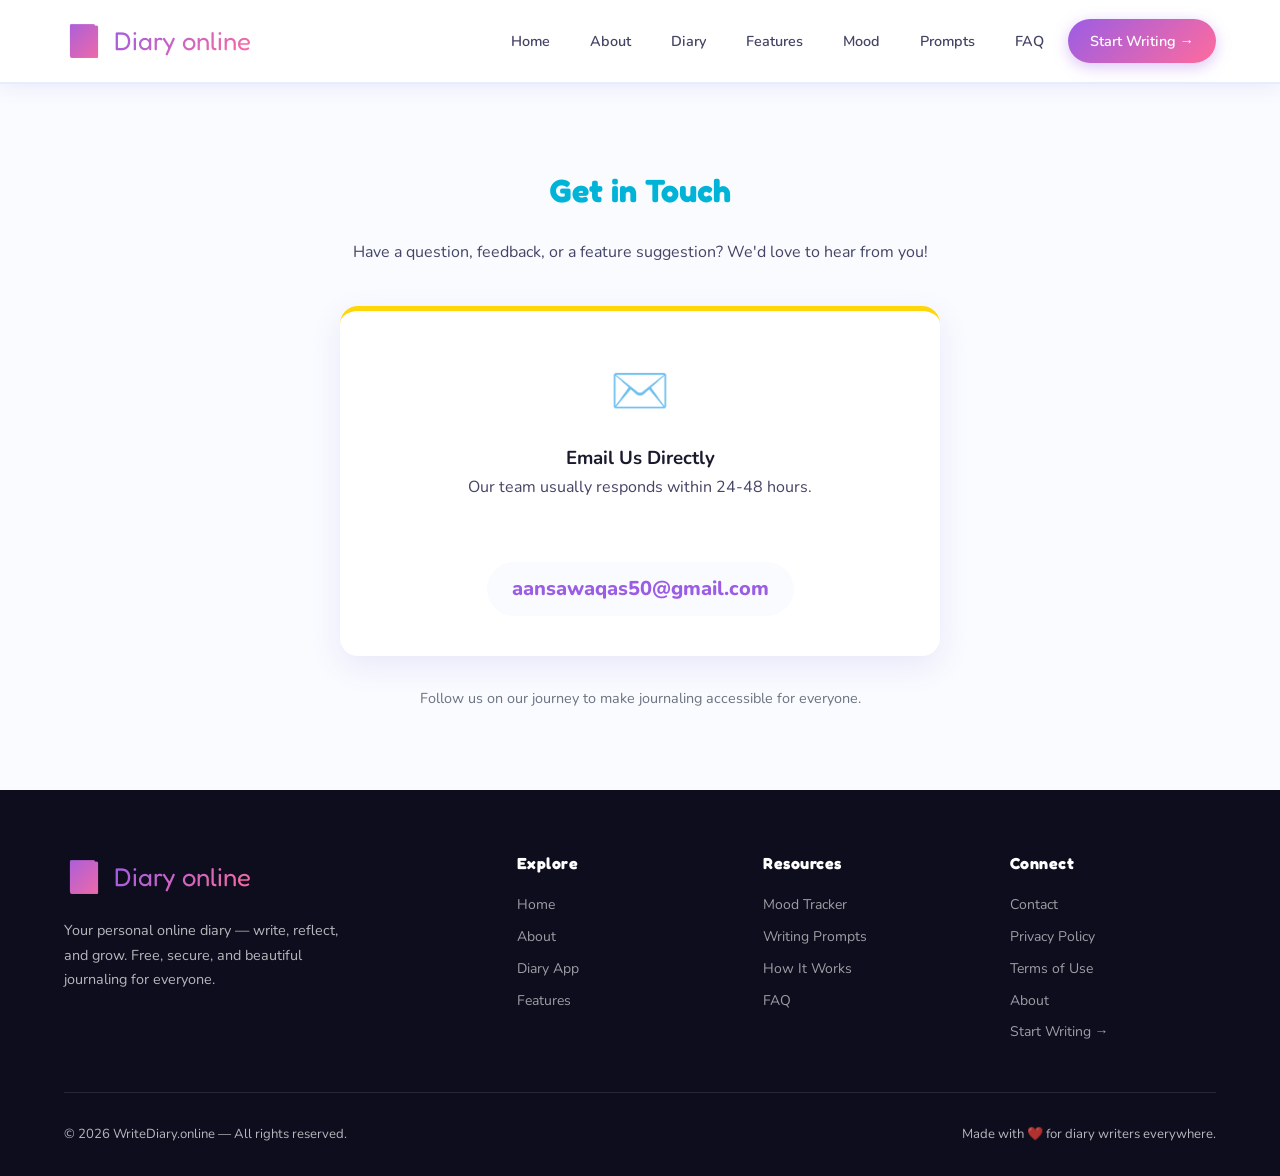
<file: contact.html>
<!DOCTYPE html>
<html lang="en">
<head>
  <meta charset="UTF-8" />
  <meta name="viewport" content="width=device-width, initial-scale=1.0" />
  <title>Contact Us – WriteDiary.online</title>
  <link rel="preconnect" href="https://fonts.googleapis.com" />
  <link rel="preconnect" href="https://fonts.gstatic.com" crossorigin />
  <link href="https://fonts.googleapis.com/css2?family=Fredoka+One&family=Nunito:wght@400;500;600;700;800&display=swap" rel="stylesheet" />
  <link rel="stylesheet" href="style.css" />
  <link rel="icon" type="image/png" sizes="32x32" href="/favicon.png">
  <style>
    .contact-page { padding: 80px 0; max-width: 600px; margin: 0 auto; text-align: center; }
    .contact-page h1 { font-family: var(--font-h); color: var(--teal); margin-bottom: 20px; }
    .contact-page p { color: var(--text-m); margin-bottom: 40px; }
    .contact-card {
      background: white;
      padding: 40px;
      border-radius: var(--radius);
      box-shadow: 0 10px 30px var(--shadow);
      border-top: 5px solid var(--yellow);
    }
    .email-link {
      display: inline-block;
      margin-top: 20px;
      font-size: 1.25rem;
      font-weight: 800;
      color: var(--purple);
      text-decoration: none;
      padding: 10px 25px;
      background: var(--bg);
      border-radius: 50px;
      transition: all 0.3s ease;
    }
    .email-link:hover { transform: translateY(-3px); box-shadow: 0 5px 15px rgba(0,0,0,0.1); }
    .social-notice { margin-top: 30px; font-size: 0.9rem; color: var(--text-l); }
  </style>
</head>
<body>
  <div id="header-root"></div>

  <main class="contact-page container">
    <h1>Get in Touch</h1>
    <p>Have a question, feedback, or a feature suggestion? We'd love to hear from you!</p>
    
    <div class="contact-card">
      <div style="font-size: 3rem; margin-bottom: 10px;">✉️</div>
      <h3>Email Us Directly</h3>
      <p>Our team usually responds within 24-48 hours.</p>
      <a href="mailto:aansawaqas50@gmail.com" class="email-link">aansawaqas50@gmail.com</a>
    </div>

    <div class="social-notice">
      Follow us on our journey to make journaling accessible for everyone.
    </div>
  </main>

  <div id="footer-root"></div>
  <script src="components.js"></script>
</body>
</html>
</file>
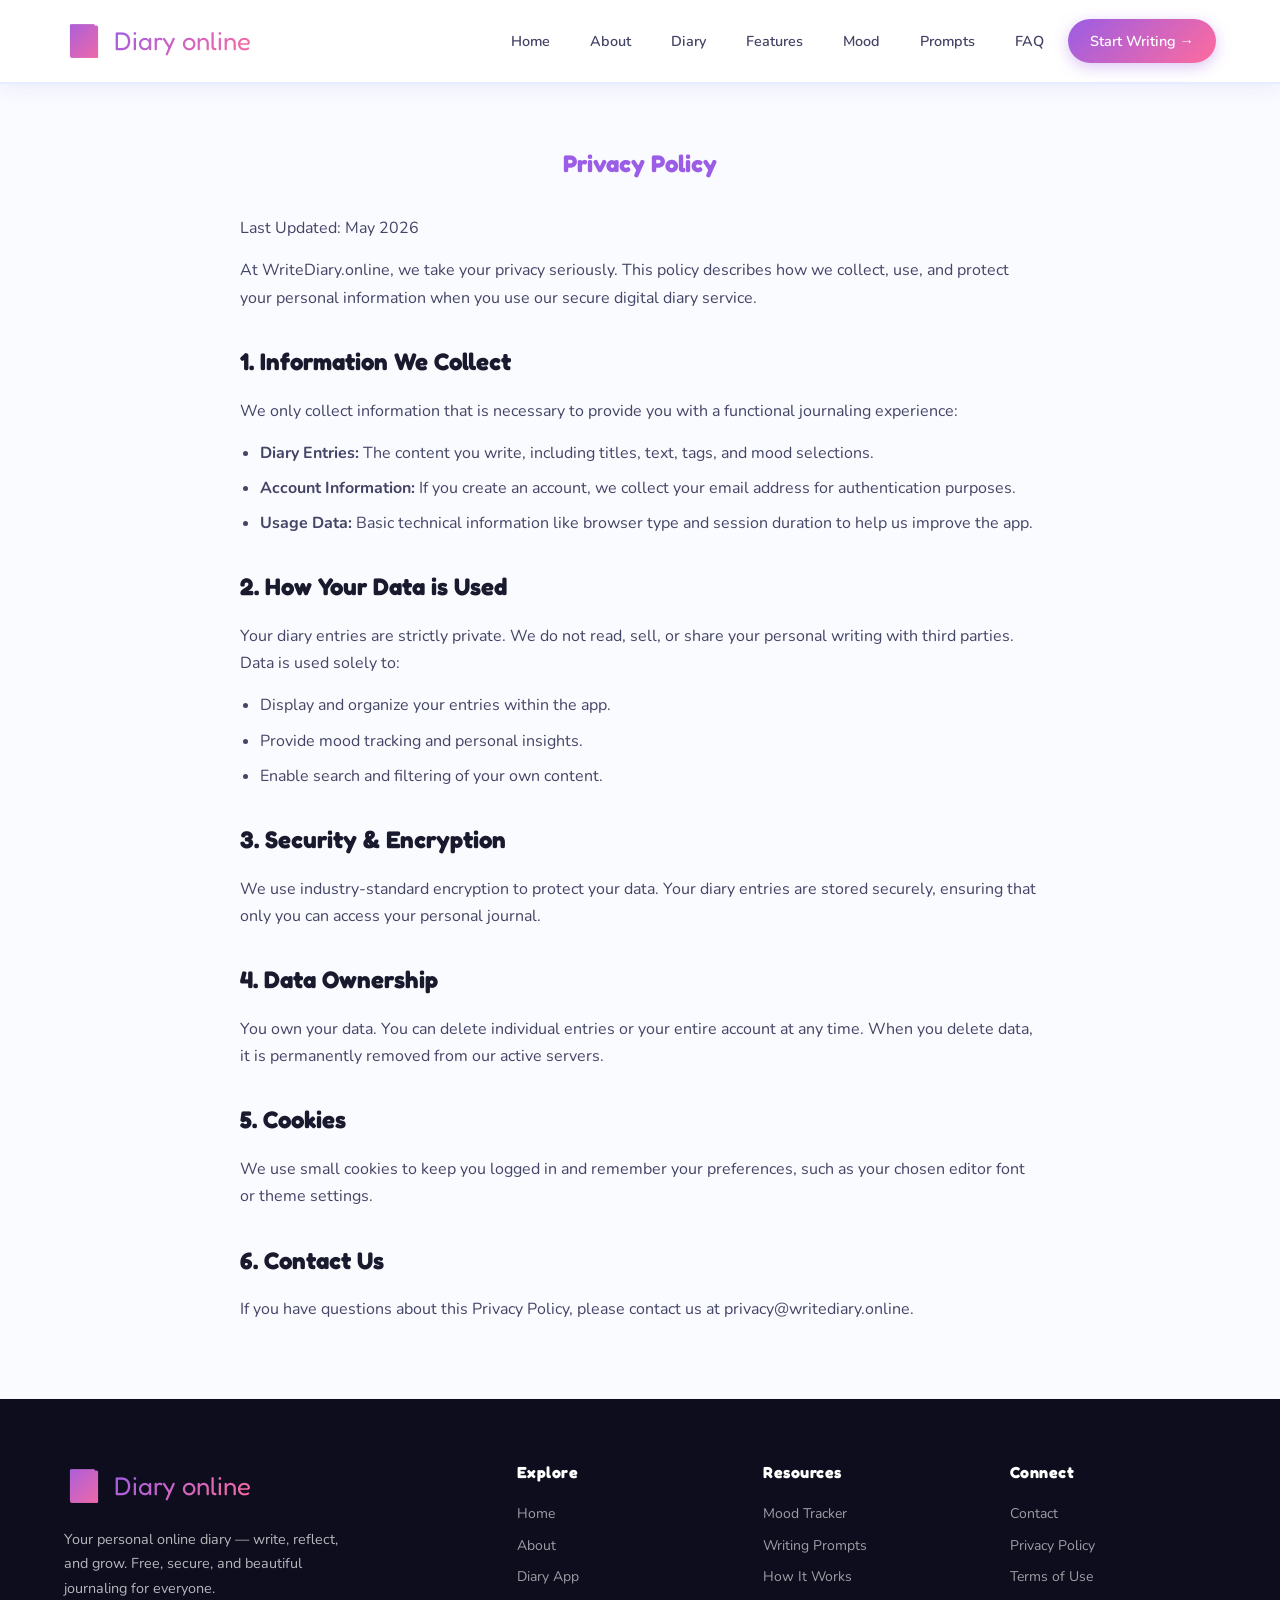
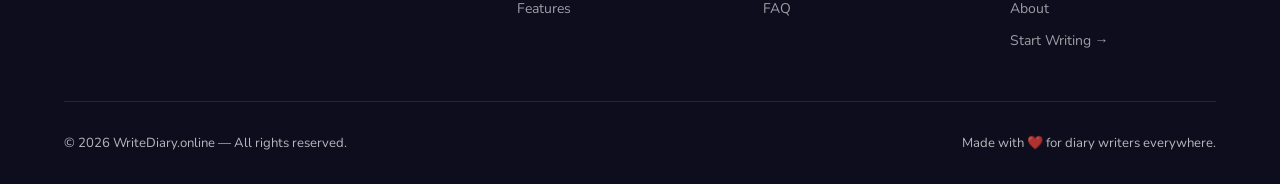
<file: privacy.html>
<!DOCTYPE html>
<html lang="en">
<head>
  <meta charset="UTF-8" />
  <meta name="viewport" content="width=device-width, initial-scale=1.0" />
  <title>Privacy Policy – WriteDiary.online</title>
  <link rel="preconnect" href="https://fonts.googleapis.com" />
  <link rel="preconnect" href="https://fonts.gstatic.com" crossorigin />
  <link href="https://fonts.googleapis.com/css2?family=Fredoka+One&family=Nunito:wght@400;500;600;700;800&display=swap" rel="stylesheet" />
  <link rel="stylesheet" href="style.css" />
  <link rel="icon" type="image/png" sizes="32x32" href="/favicon.png">
  <style>
    .legal-content { padding: 60px 0; max-width: 800px; margin: 0 auto; }
    .legal-content h1 { font-family: var(--font-h); color: var(--purple); margin-bottom: 30px; text-align: center; }
    .legal-content h2 { font-family: var(--font-h); color: var(--text); margin: 30px 0 15px; font-size: 1.5rem; }
    .legal-content p { margin-bottom: 15px; color: var(--text-m); }
    .legal-content ul { margin-bottom: 15px; padding-left: 20px; color: var(--text-m); }
    .legal-content li { margin-bottom: 8px; }
  </style>
</head>
<body>
  <div id="header-root"></div>

  <section class="legal-content container">
    <h1>Privacy Policy</h1>
    <p>Last Updated: May 2026</p>
    
    <p>At WriteDiary.online, we take your privacy seriously. This policy describes how we collect, use, and protect your personal information when you use our secure digital diary service.</p>

    <h2>1. Information We Collect</h2>
    <p>We only collect information that is necessary to provide you with a functional journaling experience:</p>
    <ul>
      <li><strong>Diary Entries:</strong> The content you write, including titles, text, tags, and mood selections.</li>
      <li><strong>Account Information:</strong> If you create an account, we collect your email address for authentication purposes.</li>
      <li><strong>Usage Data:</strong> Basic technical information like browser type and session duration to help us improve the app.</li>
    </ul>

    <h2>2. How Your Data is Used</h2>
    <p>Your diary entries are strictly private. We do not read, sell, or share your personal writing with third parties. Data is used solely to:</p>
    <ul>
      <li>Display and organize your entries within the app.</li>
      <li>Provide mood tracking and personal insights.</li>
      <li>Enable search and filtering of your own content.</li>
    </ul>

    <h2>3. Security & Encryption</h2>
    <p>We use industry-standard encryption to protect your data. Your diary entries are stored securely, ensuring that only you can access your personal journal.</p>

    <h2>4. Data Ownership</h2>
    <p>You own your data. You can delete individual entries or your entire account at any time. When you delete data, it is permanently removed from our active servers.</p>

    <h2>5. Cookies</h2>
    <p>We use small cookies to keep you logged in and remember your preferences, such as your chosen editor font or theme settings.</p>

    <h2>6. Contact Us</h2>
    <p>If you have questions about this Privacy Policy, please contact us at privacy@writediary.online.</p>
  </section>

  <div id="footer-root"></div>
  <script src="components.js"></script>
</body>
</html>
</file>
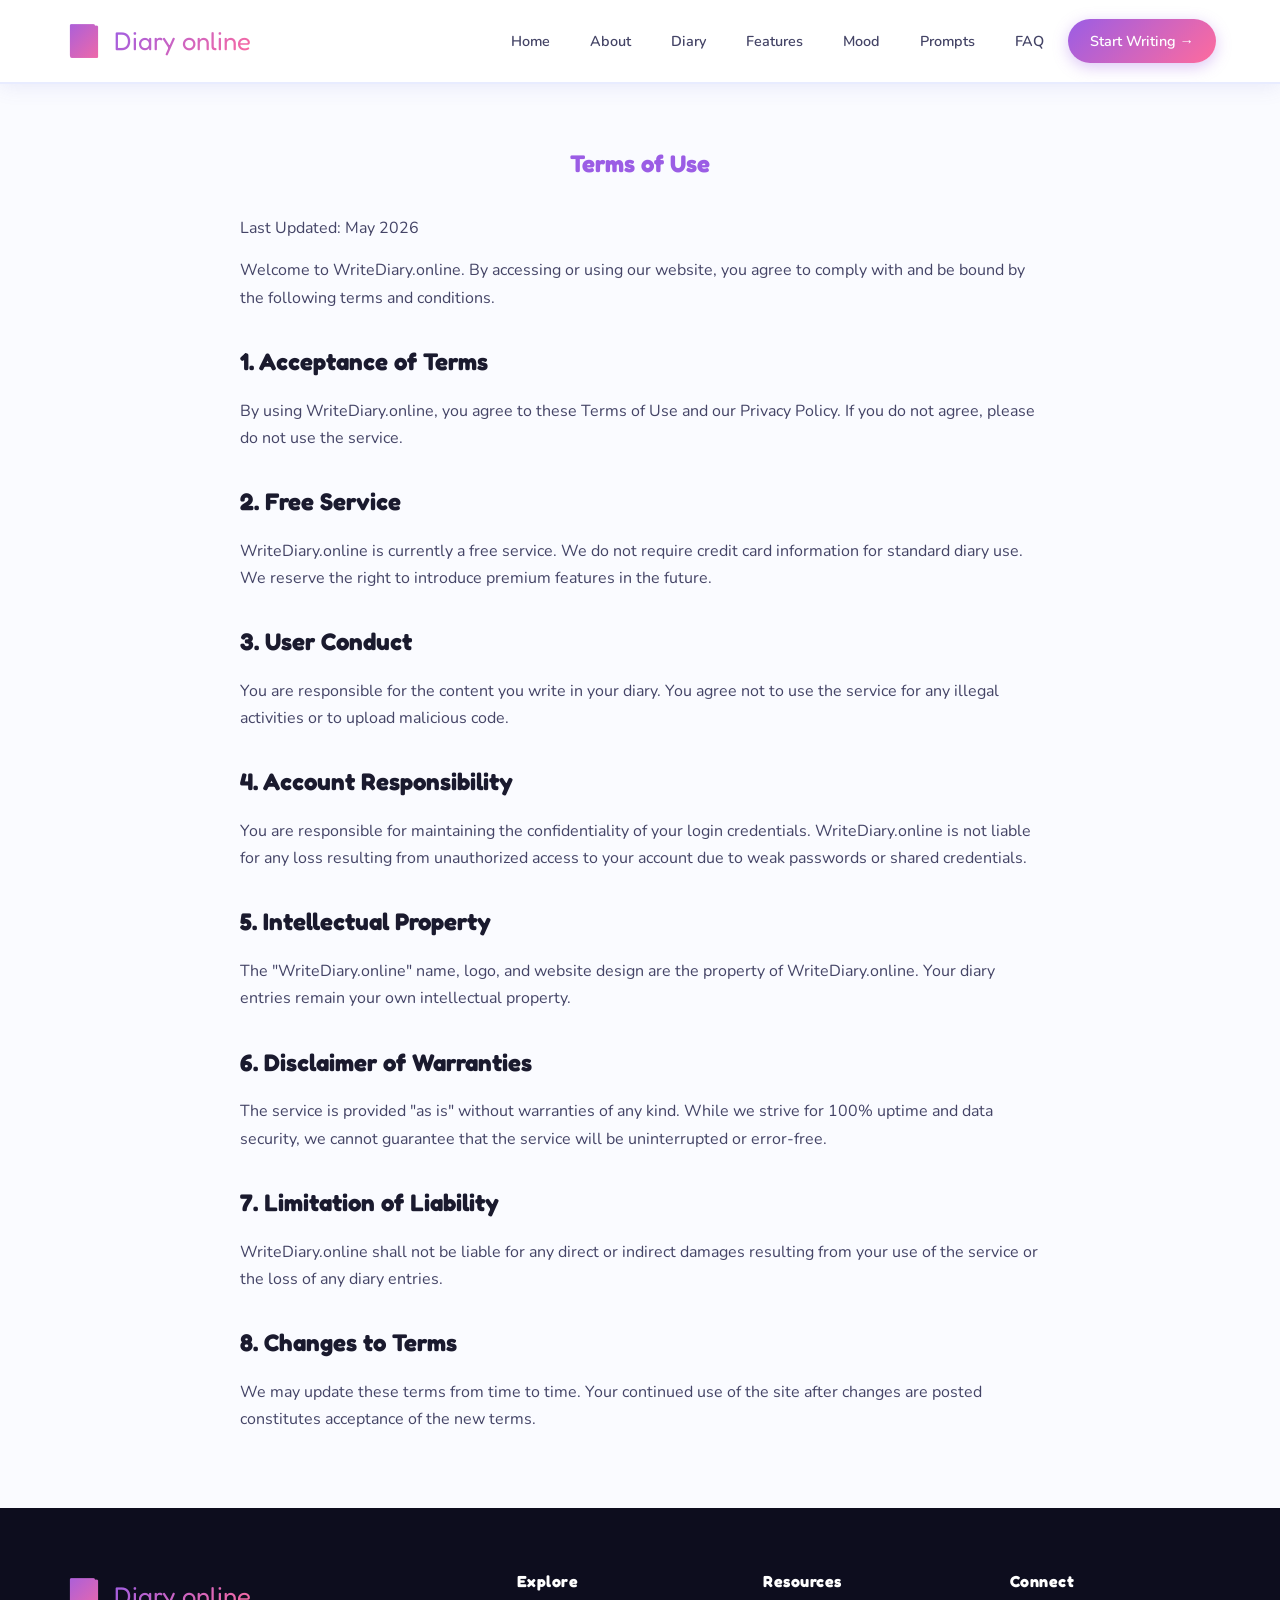
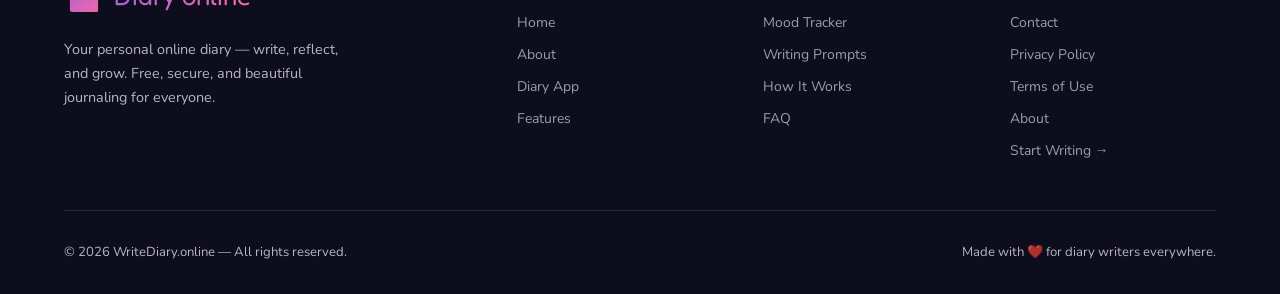
<file: terms.html>
<!DOCTYPE html>
<html lang="en">
<head>
  <meta charset="UTF-8" />
  <meta name="viewport" content="width=device-width, initial-scale=1.0" />
  <title>Terms of Use – WriteDiary.online</title>
  <link rel="preconnect" href="https://fonts.googleapis.com" />
  <link rel="preconnect" href="https://fonts.gstatic.com" crossorigin />
  <link href="https://fonts.googleapis.com/css2?family=Fredoka+One&family=Nunito:wght@400;500;600;700;800&display=swap" rel="stylesheet" />
  <link rel="stylesheet" href="style.css" />
  <link rel="icon" type="image/png" sizes="32x32" href="/favicon.png">
  <style>
    .legal-content { padding: 60px 0; max-width: 800px; margin: 0 auto; }
    .legal-content h1 { font-family: var(--font-h); color: var(--purple); margin-bottom: 30px; text-align: center; }
    .legal-content h2 { font-family: var(--font-h); color: var(--text); margin: 30px 0 15px; font-size: 1.5rem; }
    .legal-content p { margin-bottom: 15px; color: var(--text-m); }
    .legal-content ul { margin-bottom: 15px; padding-left: 20px; color: var(--text-m); }
    .legal-content li { margin-bottom: 8px; }
  </style>
</head>
<body>
  <div id="header-root"></div>

  <section class="legal-content container">
    <h1>Terms of Use</h1>
    <p>Last Updated: May 2026</p>

    <p>Welcome to WriteDiary.online. By accessing or using our website, you agree to comply with and be bound by the following terms and conditions.</p>

    <h2>1. Acceptance of Terms</h2>
    <p>By using WriteDiary.online, you agree to these Terms of Use and our Privacy Policy. If you do not agree, please do not use the service.</p>

    <h2>2. Free Service</h2>
    <p>WriteDiary.online is currently a free service. We do not require credit card information for standard diary use. We reserve the right to introduce premium features in the future.</p>

    <h2>3. User Conduct</h2>
    <p>You are responsible for the content you write in your diary. You agree not to use the service for any illegal activities or to upload malicious code.</p>

    <h2>4. Account Responsibility</h2>
    <p>You are responsible for maintaining the confidentiality of your login credentials. WriteDiary.online is not liable for any loss resulting from unauthorized access to your account due to weak passwords or shared credentials.</p>

    <h2>5. Intellectual Property</h2>
    <p>The "WriteDiary.online" name, logo, and website design are the property of WriteDiary.online. Your diary entries remain your own intellectual property.</p>

    <h2>6. Disclaimer of Warranties</h2>
    <p>The service is provided "as is" without warranties of any kind. While we strive for 100% uptime and data security, we cannot guarantee that the service will be uninterrupted or error-free.</p>

    <h2>7. Limitation of Liability</h2>
    <p>WriteDiary.online shall not be liable for any direct or indirect damages resulting from your use of the service or the loss of any diary entries.</p>

    <h2>8. Changes to Terms</h2>
    <p>We may update these terms from time to time. Your continued use of the site after changes are posted constitutes acceptance of the new terms.</p>
  </section>

  <div id="footer-root"></div>
  <script src="components.js"></script>
</body>
</html>
</file>
<file: style.css>
/* ============================================
   WriteDiary.online — Main Stylesheet
   Educational Colorful Theme
   ============================================ */

:root {
  --pink:    #FF6B9D;
  --purple:  #9B5DE5;
  --blue:    #4CC9F0;
  --teal:    #00B4D8;
  --green:   #00C853;
  --yellow:  #FFD60A;
  --orange:  #FF6D00;
  --red:     #FF4D6D;
  --bg:      #FAFBFF;
  --white:   #FFFFFF;
  --text:    #1A1A2E;
  --text-m:  #444466;
  --text-l:  #6B7280;
  --border:  #E8ECFF;
  --shadow:  rgba(100,100,200,0.12);
  --radius:  18px;
  --font-h:  'Fredoka One', cursive;
  --font-b:  'Nunito', sans-serif;
  --font-d:  'Caveat', cursive;
}

*, *::before, *::after { box-sizing: border-box; margin: 0; padding: 0; }

html { scroll-behavior: smooth; }

body {
  font-family: var(--font-b);
  background: var(--bg);
  color: var(--text);
  line-height: 1.7;
  overflow-x: hidden;
}

/* ===== SCROLLBAR ===== */
::-webkit-scrollbar { width: 8px; }
::-webkit-scrollbar-track { background: #f0f0ff; }
::-webkit-scrollbar-thumb { background: var(--purple); border-radius: 4px; }

/* ===== UTILITY ===== */
.container { max-width: 1200px; margin: 0 auto; padding: 0 24px; }
a { text-decoration: none; color: inherit; }
img { max-width: 100%; }

/* ===== HEADER ===== */
.site-header {
  position: sticky; top: 0; z-index: 1000;
  background: rgba(255,255,255,0.92);
  backdrop-filter: blur(12px);
  border-bottom: 2px solid var(--border);
  box-shadow: 0 2px 20px var(--shadow);
}
.header-inner {
  display: flex; align-items: center; justify-content: space-between;
  padding: 14px 24px; max-width: 1200px; margin: 0 auto;
}
.logo {
  display: flex; align-items: center; gap: 10px;
  font-family: var(--font-h); font-size: 1.6rem; color: var(--purple);
  cursor: pointer;
}
.logo-icon { font-size: 2rem; animation: float 3s ease-in-out infinite; }
.logo span { background: linear-gradient(135deg, var(--purple), var(--pink)); -webkit-background-clip: text; -webkit-text-fill-color: transparent; }

.nav-links { display: flex; align-items: center; gap: 8px; }
.nav-links a {
  padding: 8px 16px; border-radius: 50px; font-weight: 600; font-size: 0.9rem;
  color: var(--text-m); transition: all 0.2s;
}
.nav-links a:hover { background: #F0EEFF; color: var(--purple); }
.nav-cta {
  background: linear-gradient(135deg, var(--purple), var(--pink)) !important;
  color: white !important; padding: 10px 22px !important;
  box-shadow: 0 4px 15px rgba(155,93,229,0.35);
}
.nav-cta:hover { transform: translateY(-2px); box-shadow: 0 8px 25px rgba(155,93,229,0.45) !important; }

.hamburger { display: none; flex-direction: column; gap: 5px; cursor: pointer; padding: 8px; }
.hamburger span { display: block; width: 24px; height: 2px; background: var(--purple); border-radius: 2px; transition: all 0.3s; }

/* ===== HERO ===== */
.hero {
  min-height: 100vh; display: flex; align-items: center;
  position: relative; overflow: hidden;
  background: linear-gradient(135deg, #FFF0FB 0%, #F0EEFF 50%, #E0F7FF 100%);
  padding: 100px 0 60px;
}
.hero-bg { position: absolute; inset: 0; pointer-events: none; }
.bubble {
  position: absolute; border-radius: 50%; opacity: 0.5;
  animation: floatBubble 8s ease-in-out infinite;
}
.b1 { width:300px;height:300px; background:radial-gradient(circle,#FF6B9D33,transparent); top:-80px; left:-80px; animation-delay:0s; }
.b2 { width:200px;height:200px; background:radial-gradient(circle,#9B5DE533,transparent); top:30%; right:-60px; animation-delay:2s; }
.b3 { width:150px;height:150px; background:radial-gradient(circle,#4CC9F033,transparent); bottom:10%; left:20%; animation-delay:1s; }
.b4 { width:100px;height:100px; background:radial-gradient(circle,#FFD60A33,transparent); top:60%; right:25%; animation-delay:3s; }
.b5 { width:250px;height:250px; background:radial-gradient(circle,#00C85333,transparent); bottom:-60px; right:-40px; animation-delay:1.5s; }

.floating-emoji {
  position: absolute; font-size: 2rem; opacity: 0.6;
  animation: floatEmoji 6s ease-in-out infinite;
}
.e1 { top:15%; left:5%; animation-delay:0s; }
.e2 { top:70%; left:8%; animation-delay:1s; }
.e3 { top:25%; right:8%; animation-delay:2s; }
.e4 { top:80%; right:15%; animation-delay:0.5s; }
.e5 { top:45%; left:50%; animation-delay:3s; }
.e6 { top:10%; right:30%; animation-delay:1.5s; }

.hero-content {
  display: grid; grid-template-columns: 1fr 1fr; gap: 60px;
  align-items: center; position: relative; z-index: 1;
}
.hero-badge {
  display: inline-flex; align-items: center; gap: 8px;
  background: linear-gradient(135deg, #FFE4F7, #EDE0FF);
  border: 2px solid #DDB5FF; border-radius: 50px;
  padding: 8px 18px; font-size: 0.85rem; font-weight: 700;
  color: var(--purple); margin-bottom: 20px;
  animation: pulse 2s ease-in-out infinite;
}
.hero-title {
  font-family: var(--font-h); font-size: clamp(2.2rem, 4vw, 3.2rem);
  line-height: 1.2; color: var(--text); margin-bottom: 20px;
  animation: fadeUp 0.8s ease both;
}
.highlight {
  background: linear-gradient(135deg, var(--purple), var(--pink));
  -webkit-background-clip: text; -webkit-text-fill-color: transparent;
  position: relative;
}
.hero-sub {
  font-size: 1.1rem; color: var(--text-m); margin-bottom: 32px;
  animation: fadeUp 0.8s 0.2s ease both;
}
.hero-cta {
  display: flex; gap: 16px; flex-wrap: wrap; margin-bottom: 40px;
  animation: fadeUp 0.8s 0.4s ease both;
}
.btn-primary {
  background: linear-gradient(135deg, var(--purple), var(--pink));
  color: white; border: none; padding: 14px 30px;
  border-radius: 50px; font-family: var(--font-b); font-weight: 800;
  font-size: 1rem; cursor: pointer; transition: all 0.3s;
  box-shadow: 0 6px 20px rgba(155,93,229,0.4);
}
.btn-primary:hover { transform: translateY(-3px) scale(1.04); box-shadow: 0 12px 30px rgba(155,93,229,0.5); }
.btn-secondary {
  background: white; color: var(--purple); border: 2px solid var(--purple);
  padding: 12px 28px; border-radius: 50px; font-family: var(--font-b);
  font-weight: 700; font-size: 1rem; cursor: pointer; transition: all 0.3s;
}
.btn-secondary:hover { background: #F0EEFF; transform: translateY(-2px); }
.hero-stats {
  display: flex; gap: 24px; align-items: center;
  animation: fadeUp 0.8s 0.6s ease both;
}
.stat { display: flex; flex-direction: column; }
.stat-n { font-family: var(--font-h); font-size: 1.6rem; color: var(--purple); }
.stat-l { font-size: 0.78rem; color: var(--text-l); font-weight: 600; }
.stat-sep { color: var(--border); font-size: 1.5rem; }

/* DIARY MOCKUP */
.hero-visual { animation: fadeUp 0.8s 0.3s ease both; }
.diary-mockup {
  background: white; border-radius: 20px;
  box-shadow: 0 20px 60px rgba(100,100,200,0.2), 0 0 0 1px rgba(155,93,229,0.1);
  padding: 20px; max-width: 420px;
  transform: rotate(1deg);
  animation: floatCard 5s ease-in-out infinite;
}
.dm-header {
  display: flex; align-items: center; gap: 6px; margin-bottom: 16px;
}
.dm-dot { width:12px;height:12px;border-radius:50%;display:block; }
.dm-dot.red { background:#FF5F57; }
.dm-dot.yellow { background:#FFBD2E; }
.dm-dot.green { background:#28CA41; }
.dm-title { font-weight: 700; color: var(--text-m); margin-left: auto; font-size: 0.85rem; }
.dm-date { font-size: 0.85rem; color: var(--text-l); margin-bottom: 10px; font-weight: 600; }
.dm-mood { display: flex; align-items: center; gap: 6px; margin-bottom: 12px; font-size: 0.85rem; font-weight: 600; color: var(--text-m); }
.mood-sel { cursor:pointer; font-size: 1.3rem; padding: 2px; border-radius: 6px; transition: all 0.2s; }
.mood-sel.active, .mood-sel:hover { background: #F0EEFF; transform: scale(1.2); }
.dm-editor {
  min-height: 120px; padding: 12px; border-radius: 12px;
  background: #FAFBFF; border: 1.5px solid var(--border);
  font-family: var(--font-d); font-size: 1rem; color: var(--text);
  line-height: 1.7; margin-bottom: 12px; outline: none;
}
.cursor-blink { animation: blink 1s step-end infinite; }
.dm-toolbar {
  display: flex; gap: 6px; flex-wrap: wrap; margin-bottom: 10px;
}
.dm-btn {
  background: #F0EEFF; border: none; border-radius: 8px;
  padding: 5px 10px; font-size: 0.78rem; font-weight: 700;
  color: var(--purple); cursor: pointer; transition: all 0.2s;
}
.dm-btn:hover { background: var(--purple); color: white; }
.save-btn { background: linear-gradient(135deg, var(--purple), var(--pink)) !important; color: white !important; }
.dm-tags { font-size: 0.78rem; color: var(--text-l); }
.tag { background: #F0EEFF; color: var(--purple); padding: 2px 8px; border-radius: 12px; margin: 0 3px; font-weight: 700; }

/* ===== SECTION STYLES ===== */
section { padding: 90px 0; }
.section-header { text-align: center; margin-bottom: 56px; }
.section-header h2 {
  font-family: var(--font-h); font-size: clamp(1.8rem, 3vw, 2.6rem);
  color: var(--text); margin-bottom: 14px;
}
.section-header p { font-size: 1.05rem; color: var(--text-m); max-width: 600px; margin: 0 auto; }
.section-badge {
  display: inline-flex; align-items: center; gap: 6px;
  border-radius: 50px; padding: 6px 18px; font-size: 0.85rem;
  font-weight: 800; margin-bottom: 16px; letter-spacing: 0.5px;
}
.section-badge.pink    { background:#FFE4F0; color:#D6336C; }
.section-badge.green   { background:#E0FFE8; color:#00875A; }
.section-badge.yellow  { background:#FFF8D6; color:#B07D00; }
.section-badge.purple  { background:#F0E6FF; color:#6B00CC; }
.section-badge.teal    { background:#E0FAFA; color:#007A7A; }
.section-badge.orange  { background:#FFF0E0; color:#C15000; }
.section-badge.blue    { background:#E0F2FF; color:#0056B3; }

/* ===== WHY DIARY ===== */
.why-diary { background: white; }
.why-grid {
  display: grid; grid-template-columns: repeat(3, 1fr); gap: 28px;
}
.why-card {
  padding: 32px 24px; border-radius: var(--radius);
  border: 2px solid var(--border); background: white;
  transition: all 0.3s; cursor: default;
  position: relative; overflow: hidden;
}
.why-card::before {
  content: ''; position: absolute; inset: 0; opacity: 0;
  transition: opacity 0.3s;
}
.wc1::before { background: linear-gradient(135deg,#FFE4F0,#F0E6FF); }
.wc2::before { background: linear-gradient(135deg,#E0FFE8,#FFF8D6); }
.wc3::before { background: linear-gradient(135deg,#E0F2FF,#E0FAFA); }
.wc4::before { background: linear-gradient(135deg,#FFF8D6,#FFE4F0); }
.wc5::before { background: linear-gradient(135deg,#E0FFE8,#E0F2FF); }
.wc6::before { background: linear-gradient(135deg,#F0E6FF,#FFE4F0); }
.why-card:hover::before { opacity: 1; }
.why-card:hover { transform: translateY(-6px); box-shadow: 0 16px 40px var(--shadow); border-color: transparent; }
.why-card > * { position: relative; }
.wc-icon { font-size: 2.5rem; margin-bottom: 16px; }
.why-card h3 { font-family: var(--font-h); font-size: 1.3rem; color: var(--text); margin-bottom: 10px; }
.why-card p { font-size: 0.95rem; color: var(--text-m); }

/* ===== APP SECTION ===== */
.app-section {
  background: linear-gradient(135deg, #1A1A2E 0%, #2D1B69 100%);
  padding: 90px 0;
}
.app-section .section-header.light h2 { color: white; }
.app-section .section-header.light p { color: rgba(255,255,255,0.7); }

.diary-app {
  display: grid; grid-template-columns: 300px 1fr; gap: 0;
  background: white; border-radius: 24px;
  overflow: hidden; box-shadow: 0 30px 80px rgba(0,0,0,0.4);
  min-height: 600px;
}
.app-sidebar {
  background: linear-gradient(180deg, #F8F0FF, #EEF0FF);
  border-right: 2px solid var(--border);
  display: flex; flex-direction: column;
}
.sidebar-top {
  display: flex; align-items: center; justify-content: space-between;
  padding: 20px; border-bottom: 2px solid var(--border);
}
.sidebar-top h3 { font-family: var(--font-h); font-size: 1.1rem; color: var(--purple); }
.new-entry-btn {
  background: linear-gradient(135deg, var(--purple), var(--pink));
  color: white; border: none; border-radius: 50px;
  padding: 6px 14px; font-size: 0.8rem; font-weight: 700;
  cursor: pointer; transition: all 0.2s;
}
.new-entry-btn:hover { transform: scale(1.05); }
.search-bar { padding: 12px 16px; }
.search-bar input {
  width: 100%; padding: 8px 14px; border-radius: 50px;
  border: 1.5px solid var(--border); font-family: var(--font-b);
  font-size: 0.85rem; outline: none; background: white;
  transition: border-color 0.2s;
}
.search-bar input:focus { border-color: var(--purple); }
.entry-list { flex: 1; overflow-y: auto; padding: 8px; }
.entry-item {
  padding: 12px; border-radius: 12px; cursor: pointer;
  margin-bottom: 6px; transition: all 0.2s;
  border: 2px solid transparent;
}
.entry-item:hover { background: #F0EEFF; }
.entry-item.active { background: #F0EEFF; border-color: var(--purple); }
.ei-title { font-weight: 700; font-size: 0.9rem; color: var(--text); white-space: nowrap; overflow: hidden; text-overflow: ellipsis; }
.ei-meta { font-size: 0.75rem; color: var(--text-l); margin-top: 2px; }
.ei-preview { font-size: 0.8rem; color: var(--text-m); margin-top: 4px; white-space: nowrap; overflow: hidden; text-overflow: ellipsis; }

.app-editor { display: flex; flex-direction: column; }
.editor-header {
  padding: 16px 24px; border-bottom: 2px solid var(--border);
  background: #FAFBFF;
}
.title-input {
  width: 100%; border: none; font-family: var(--font-h);
  font-size: 1.5rem; color: var(--text); background: transparent;
  outline: none; margin-bottom: 10px;
}
.meta-row { display: flex; align-items: center; gap: 16px; flex-wrap: wrap; }
.date-input {
  border: 1.5px solid var(--border); border-radius: 8px;
  padding: 5px 10px; font-family: var(--font-b); font-size: 0.85rem;
  outline: none; color: var(--text-m);
}
.mood-picker { display: flex; align-items: center; gap: 6px; font-size: 0.85rem; font-weight: 600; color: var(--text-m); }
.mood-btn {
  background: none; border: 2px solid transparent; border-radius: 8px;
  font-size: 1.3rem; cursor: pointer; padding: 2px 4px; transition: all 0.2s;
}
.mood-btn.active { background: #F0EEFF; border-color: var(--purple); transform: scale(1.2); }
.mood-btn:hover { background: #F0EEFF; transform: scale(1.15); }

.editor-toolbar {
  display: flex; align-items: center; gap: 4px; flex-wrap: wrap;
  padding: 10px 0 0;
}
.editor-toolbar button {
  background: #F0EEFF; border: none; border-radius: 6px;
  padding: 5px 10px; font-family: var(--font-b); font-size: 0.85rem;
  font-weight: 700; color: var(--purple); cursor: pointer; transition: all 0.2s;
  min-width: 32px;
}
.editor-toolbar button:hover { background: var(--purple); color: white; }
.editor-toolbar .sep { width: 1px; height: 20px; background: var(--border); margin: 0 4px; }
#text-color { width: 32px; height: 30px; padding: 2px; border: 1.5px solid var(--border); border-radius: 6px; cursor: pointer; }

.editor-body {
  flex: 1; padding: 24px; font-family: var(--font-d); font-size: 1.15rem;
  line-height: 1.9; color: var(--text); outline: none;
  min-height: 300px; overflow-y: auto;
}
.editor-body:empty::before {
  content: attr(data-placeholder); color: var(--text-l); pointer-events: none;
}
.editor-footer {
  padding: 14px 24px; border-top: 2px solid var(--border);
  background: #FAFBFF; display: flex; align-items: center;
  justify-content: space-between; flex-wrap: wrap; gap: 12px;
}
.tags-area { display: flex; align-items: center; gap: 6px; flex-wrap: wrap; }
.tags-label { font-size: 0.85rem; font-weight: 700; color: var(--text-m); }
.tags-container { display: flex; gap: 5px; flex-wrap: wrap; }
.tag-item {
  background: #F0EEFF; color: var(--purple); border-radius: 20px;
  padding: 2px 10px; font-size: 0.78rem; font-weight: 700;
  display: flex; align-items: center; gap: 4px;
}
.tag-item button { background: none; border: none; cursor: pointer; color: var(--pink); font-size: 0.75rem; padding: 0; line-height: 1; }
#tag-input {
  border: 1.5px solid var(--border); border-radius: 20px;
  padding: 3px 12px; font-size: 0.8rem; font-family: var(--font-b);
  outline: none; width: 100px;
}
.editor-actions { display: flex; align-items: center; gap: 10px; }
.word-count { font-size: 0.78rem; color: var(--text-l); }
.btn-save {
  background: linear-gradient(135deg, var(--green), #00A048);
  color: white; border: none; border-radius: 50px;
  padding: 8px 20px; font-family: var(--font-b); font-weight: 800;
  font-size: 0.9rem; cursor: pointer; transition: all 0.2s;
}
.btn-save:hover { transform: translateY(-2px); box-shadow: 0 6px 20px rgba(0,200,83,0.4); }
.btn-delete {
  background: #FFE4EA; color: var(--red); border: none; border-radius: 50px;
  padding: 8px 16px; font-family: var(--font-b); font-weight: 700;
  font-size: 0.85rem; cursor: pointer; transition: all 0.2s;
}
.btn-delete:hover { background: var(--red); color: white; }

/* ===== FEATURES ===== */
.features-section { background: linear-gradient(135deg, #F8F0FF 0%, #E8F8FF 100%); }
.features-tabs {
  display: flex; gap: 8px; justify-content: center; flex-wrap: wrap;
  margin-bottom: 40px;
}
.ftab {
  background: white; border: 2px solid var(--border); border-radius: 50px;
  padding: 10px 24px; font-family: var(--font-b); font-weight: 700;
  font-size: 0.9rem; cursor: pointer; color: var(--text-m); transition: all 0.3s;
}
.ftab.active, .ftab:hover { background: var(--purple); color: white; border-color: var(--purple); }
.ftab-content { display: none; }
.ftab-content.active { display: block; animation: fadeIn 0.4s ease; }
.feat-grid { display: grid; grid-template-columns: repeat(4,1fr); gap: 20px; }
.feat-card {
  background: white; border-radius: var(--radius); padding: 28px 20px;
  border: 2px solid var(--border); transition: all 0.3s;
}
.feat-card:hover { transform: translateY(-5px); box-shadow: 0 16px 40px var(--shadow); }
.fc-icon { width:56px;height:56px;border-radius:16px;display:flex;align-items:center;justify-content:center;font-size:1.6rem;margin-bottom:16px; }
.feat-card h4 { font-family: var(--font-h); font-size: 1.05rem; color: var(--text); margin-bottom: 8px; }
.feat-card p { font-size: 0.88rem; color: var(--text-m); }

/* ===== MOOD SECTION ===== */
.mood-section { background: white; }
.mood-demo { display: grid; grid-template-columns: 1fr 1fr; gap: 48px; align-items: start; }
.mood-calendar { background: #F8F0FF; border-radius: 20px; padding: 24px; }
.mc-header { margin-bottom: 16px; }
.mc-header h4 { font-family: var(--font-h); font-size: 1.1rem; color: var(--purple); }
.mc-grid {
  display: grid; grid-template-columns: repeat(7,1fr); gap: 6px;
  margin-bottom: 16px;
}
.mc-day {
  width: 100%; aspect-ratio: 1; border-radius: 8px;
  display: flex; align-items: center; justify-content: center;
  font-size: 0.75rem; font-weight: 700; cursor: default;
  transition: transform 0.2s;
}
.mc-day:hover { transform: scale(1.2); }
.mc-legend { display: flex; flex-wrap: wrap; gap: 10px; font-size: 0.8rem; font-weight: 600; color: var(--text-m); }
.leg-dot { display: inline-block; width: 10px; height: 10px; border-radius: 50%; margin-right: 4px; }
.mood-stats h4 { font-family: var(--font-h); font-size: 1.2rem; color: var(--text); margin-bottom: 20px; }
.mood-bar-item { display: flex; align-items: center; gap: 12px; margin-bottom: 14px; font-size: 0.9rem; font-weight: 600; }
.mood-bar-item span:first-child { width: 100px; }
.mbar { flex: 1; height: 12px; background: #F0EEFF; border-radius: 50px; overflow: hidden; }
.mbar-fill { height: 100%; border-radius: 50px; animation: growBar 1.5s ease both; }
.streak-box {
  display: flex; align-items: center; gap: 16px; background: linear-gradient(135deg,#FFF8D6,#FFE4F0);
  border: 2px solid #FFD60A; border-radius: 16px; padding: 20px; margin-top: 24px;
}
.streak-fire { font-size: 2.5rem; animation: floatEmoji 2s ease-in-out infinite; }
.streak-num { font-family: var(--font-h); font-size: 2.5rem; color: var(--orange); }
.streak-label { font-weight: 700; color: var(--text-m); }

/* ===== PROMPTS SECTION ===== */
.prompts-section { background: linear-gradient(135deg, #E0FAFF 0%, #F0E6FF 100%); }
.prompts-wrapper { display: flex; flex-direction: column; align-items: center; gap: 24px; }
.prompt-card {
  background: white; border-radius: 24px; padding: 40px 48px;
  text-align: center; max-width: 680px; width: 100%;
  box-shadow: 0 16px 50px var(--shadow);
  border: 2px solid var(--border);
  animation: fadeIn 0.5s ease;
}
.prompt-category {
  font-size: 0.85rem; font-weight: 800; color: var(--purple);
  background: #F0E6FF; display: inline-block; padding: 5px 16px;
  border-radius: 50px; margin-bottom: 20px;
}
.prompt-text {
  font-family: var(--font-d); font-size: 1.5rem; color: var(--text);
  line-height: 1.6; margin-bottom: 28px;
}
.prompt-use-btn {
  background: linear-gradient(135deg, var(--purple), var(--pink));
  color: white; border: none; border-radius: 50px;
  padding: 12px 28px; font-family: var(--font-b); font-weight: 700;
  font-size: 0.95rem; cursor: pointer; transition: all 0.3s;
}
.prompt-use-btn:hover { transform: translateY(-3px); box-shadow: 0 10px 30px rgba(155,93,229,0.4); }
.prompt-categories { display: flex; gap: 8px; flex-wrap: wrap; justify-content: center; }
.pcat-btn {
  background: white; border: 2px solid var(--border); border-radius: 50px;
  padding: 8px 18px; font-family: var(--font-b); font-weight: 700;
  font-size: 0.85rem; cursor: pointer; color: var(--text-m); transition: all 0.2s;
}
.pcat-btn.active, .pcat-btn:hover { background: var(--teal); color: white; border-color: var(--teal); }
.btn-new-prompt {
  background: linear-gradient(135deg, var(--yellow), var(--orange));
  color: white; border: none; border-radius: 50px;
  padding: 12px 32px; font-family: var(--font-b); font-weight: 800;
  font-size: 1rem; cursor: pointer; transition: all 0.3s;
  box-shadow: 0 4px 15px rgba(255,109,0,0.3);
}
.btn-new-prompt:hover { transform: translateY(-3px) scale(1.05); box-shadow: 0 10px 30px rgba(255,109,0,0.4); }

/* ===== HOW IT WORKS ===== */
.how-section { background: white; }
.steps-wrapper {
  display: grid; grid-template-columns: repeat(3,1fr); gap: 40px;
  position: relative;
}
.step-line {
  position: absolute; top: 60px; left: 16%; right: 16%;
  height: 3px; background: linear-gradient(90deg, var(--purple), var(--pink), var(--blue));
  border-radius: 2px;
}
.step { text-align: center; padding: 0 16px; position: relative; }
.step-num {
  display: inline-block; font-family: var(--font-h); font-size: 0.8rem;
  background: linear-gradient(135deg, var(--purple), var(--pink));
  color: white; padding: 3px 12px; border-radius: 50px; margin-bottom: 16px;
}
.step-icon {
  width: 80px; height: 80px; border-radius: 50%; margin: 0 auto 20px;
  display: flex; align-items: center; justify-content: center; font-size: 2.2rem;
  background: linear-gradient(135deg, #F0E6FF, #FFE4F0);
  border: 3px solid white; box-shadow: 0 8px 25px var(--shadow);
  transition: transform 0.3s;
}
.step:hover .step-icon { transform: scale(1.15) rotate(5deg); }
.step h3 { font-family: var(--font-h); font-size: 1.2rem; color: var(--text); margin-bottom: 10px; }
.step p { font-size: 0.9rem; color: var(--text-m); }

/* ===== AUDIENCE ===== */
.audience-section { background: linear-gradient(135deg, #FFF8D6 0%, #FFE4F0 50%, #E0F7FF 100%); }
.audience-grid { display: grid; grid-template-columns: repeat(3,1fr); gap: 24px; }
.aud-card {
  background: white; border-radius: 20px; padding: 32px 24px;
  text-align: center; border-top: 4px solid var(--ac);
  transition: all 0.3s; box-shadow: 0 4px 20px var(--shadow);
}
.aud-card:hover { transform: translateY(-8px); box-shadow: 0 20px 50px var(--shadow); }
.ac-img { font-size: 3rem; margin-bottom: 16px; }
.aud-card h3 { font-family: var(--font-h); font-size: 1.2rem; color: var(--text); margin-bottom: 10px; }
.aud-card p { font-size: 0.9rem; color: var(--text-m); }

/* ===== FAQ ===== */
.faq-section { background: white; }
.faq-list { max-width: 780px; margin: 0 auto; }
.faq-item { border-bottom: 2px solid var(--border); }
.faq-q {
  width: 100%; text-align: left; background: none; border: none;
  padding: 22px 0; font-family: var(--font-b); font-weight: 700;
  font-size: 1rem; color: var(--text); cursor: pointer;
  display: flex; justify-content: space-between; align-items: center;
  transition: color 0.2s;
}
.faq-q:hover { color: var(--purple); }
.faq-arrow { transition: transform 0.3s; font-size: 0.8rem; color: var(--purple); }
.faq-q.open .faq-arrow { transform: rotate(180deg); }
.faq-a { display: none; padding: 0 0 20px; }
.faq-a.open { display: block; animation: fadeIn 0.3s ease; }
.faq-a p { font-size: 0.95rem; color: var(--text-m); }

/* ===== QUOTES ===== */
.quotes-section { background: linear-gradient(135deg, #1A1A2E, #2D1B69); }
.quotes-section .section-header.light h2 { color: white; }
.quotes-section .section-header.light p { color: rgba(255,255,255,0.7); }
.quotes-grid { display: grid; grid-template-columns: repeat(3,1fr); gap: 24px; }
.quote-card {
  background: rgba(255,255,255,0.07); border: 1px solid rgba(255,255,255,0.15);
  border-radius: 20px; padding: 32px; backdrop-filter: blur(10px);
  transition: all 0.3s;
}
.quote-card:hover { background: rgba(255,255,255,0.12); transform: translateY(-5px); }
.q-text {
  font-family: var(--font-d); font-size: 1.1rem; color: rgba(255,255,255,0.9);
  line-height: 1.7; margin-bottom: 24px;
}
.q-author { display: flex; align-items: center; gap: 12px; }
.q-avatar { font-size: 2rem; }
.q-author strong { color: white; font-size: 0.95rem; }
.q-author small { color: rgba(255,255,255,0.6); font-size: 0.8rem; }

/* ===== CTA SECTION ===== */
.cta-section {
  background: linear-gradient(135deg, var(--purple), var(--pink));
  padding: 100px 0; text-align: center; position: relative; overflow: hidden;
}
.cta-bg { position: absolute; inset: 0; pointer-events: none; }
.cta-bubble { position: absolute; border-radius: 50%; background: rgba(255,255,255,0.1); animation: floatBubble 8s ease-in-out infinite; }
.cb1 { width:300px;height:300px; top:-100px; left:-80px; }
.cb2 { width:200px;height:200px; bottom:-60px; right:-40px; animation-delay:2s; }
.cb3 { width:150px;height:150px; top:30%; right:15%; animation-delay:4s; }
.cta-content { position: relative; z-index: 1; }
.cta-emoji { font-size: 4rem; margin-bottom: 16px; animation: float 3s ease-in-out infinite; display: block; }
.cta-content h2 { font-family: var(--font-h); font-size: clamp(2rem,4vw,3rem); color: white; margin-bottom: 20px; }
.cta-content p { font-size: 1.1rem; color: rgba(255,255,255,0.85); max-width: 600px; margin: 0 auto 36px; }
.btn-cta-big {
  background: white; color: var(--purple); border: none; border-radius: 50px;
  padding: 18px 42px; font-family: var(--font-b); font-weight: 800;
  font-size: 1.1rem; cursor: pointer; transition: all 0.3s;
  box-shadow: 0 8px 30px rgba(0,0,0,0.2);
}
.btn-cta-big:hover { transform: translateY(-4px) scale(1.04); box-shadow: 0 16px 50px rgba(0,0,0,0.25); }
.cta-note { color: rgba(255,255,255,0.7); font-size: 0.85rem; margin-top: 16px; }

/* ===== FOOTER ===== */
.site-footer {
  background: #0D0D1E;
  color: rgba(255,255,255,0.7);
  padding: 60px 0 30px;
}
.footer-grid {
  display: grid; grid-template-columns: 2fr 1fr 1fr 1fr; gap: 40px;
  padding-bottom: 40px; border-bottom: 1px solid rgba(255,255,255,0.1);
  margin-bottom: 30px;
}
.footer-brand .logo { color: white; margin-bottom: 14px; }
.footer-brand p { font-size: 0.9rem; line-height: 1.7; max-width: 280px; }
.footer-col h4 {
  color: white; font-family: var(--font-h); font-size: 1rem;
  margin-bottom: 16px; letter-spacing: 0.5px;
}
.footer-col a {
  display: block; margin-bottom: 8px; font-size: 0.875rem;
  color: rgba(255,255,255,0.6); transition: color 0.2s;
}
.footer-col a:hover { color: var(--pink); }
.footer-bottom {
  display: flex; justify-content: space-between; align-items: center;
  flex-wrap: wrap; gap: 12px; font-size: 0.82rem;
}
.footer-bottom a { color: rgba(255,255,255,0.5); transition: color 0.2s; }
.footer-bottom a:hover { color: var(--pink); }

/* ===== MODAL ===== */
.modal-overlay {
  position: fixed; inset: 0; background: rgba(0,0,0,0.5);
  backdrop-filter: blur(4px); z-index: 9999;
  display: flex; align-items: center; justify-content: center;
}
.modal-box {
  background: white; border-radius: 24px; padding: 40px;
  max-width: 440px; width: 90%; text-align: center;
  position: relative; animation: fadeUp 0.4s ease;
}
.modal-close {
  position: absolute; top: 16px; right: 16px; background: #F0EEFF;
  border: none; border-radius: 50%; width: 32px; height: 32px;
  font-size: 0.9rem; cursor: pointer; color: var(--purple); font-weight: 700;
}
.modal-box h3 { font-family: var(--font-h); font-size: 1.5rem; margin-bottom: 12px; color: var(--purple); }
.modal-box p { font-size: 0.95rem; color: var(--text-m); margin-bottom: 24px; }

/* ===== TOAST ===== */
.toast {
  position: fixed; bottom: 30px; right: 30px; z-index: 9999;
  background: linear-gradient(135deg, var(--purple), var(--pink));
  color: white; border-radius: 50px; padding: 12px 24px;
  font-weight: 700; font-size: 0.9rem;
  box-shadow: 0 8px 30px rgba(155,93,229,0.4);
  animation: slideToast 0.3s ease, fadeOut 0.3s ease 2.5s forwards;
}

/* ===== MOBILE NAV ===== */
.mobile-menu {
  display: none; position: absolute; top: 100%; left: 0; right: 0;
  background: white; padding: 16px; border-bottom: 2px solid var(--border);
  flex-direction: column; gap: 4px;
}
.mobile-menu.open { display: flex; }
.mobile-menu a {
  padding: 12px 16px; border-radius: 12px; font-weight: 600;
  color: var(--text-m); font-size: 0.95rem; transition: background 0.2s;
}
.mobile-menu a:hover { background: #F0EEFF; color: var(--purple); }

/* ===== ANIMATIONS ===== */
@keyframes float { 0%,100%{transform:translateY(0)} 50%{transform:translateY(-10px)} }
@keyframes floatCard { 0%,100%{transform:rotate(1deg) translateY(0)} 50%{transform:rotate(1deg) translateY(-12px)} }
@keyframes floatBubble { 0%,100%{transform:translateY(0) scale(1)} 50%{transform:translateY(-30px) scale(1.05)} }
@keyframes floatEmoji { 0%,100%{transform:translateY(0) rotate(0deg)} 50%{transform:translateY(-15px) rotate(8deg)} }
@keyframes fadeUp { from{opacity:0;transform:translateY(30px)} to{opacity:1;transform:translateY(0)} }
@keyframes fadeIn { from{opacity:0} to{opacity:1} }
@keyframes blink { 0%,100%{opacity:1} 50%{opacity:0} }
@keyframes pulse { 0%,100%{box-shadow:0 0 0 0 rgba(155,93,229,0.2)} 50%{box-shadow:0 0 0 8px rgba(155,93,229,0)} }
@keyframes growBar { from{width:0} to{width:var(--w,100%)} }
@keyframes slideToast { from{transform:translateX(100px);opacity:0} to{transform:translateX(0);opacity:1} }
@keyframes fadeOut { from{opacity:1} to{opacity:0} }
@keyframes slideIn { from{opacity:0;transform:translateX(-30px)} to{opacity:1;transform:translateX(0)} }

/* Intersection Observer Animation Targets */
[data-anim] { opacity: 0; }
[data-anim].visible { opacity: 1; }
[data-anim="fadeUp"].visible { animation: fadeUp 0.7s ease forwards; }
[data-anim="slideIn"].visible { animation: slideIn 0.7s ease forwards; }

/* ===== RESPONSIVE ===== */
@media (max-width: 1100px) {
  .feat-grid { grid-template-columns: repeat(2,1fr); }
}
@media (max-width: 900px) {
  .hero-content { grid-template-columns: 1fr; text-align: center; }
  .hero-cta { justify-content: center; }
  .hero-stats { justify-content: center; }
  .hero-visual { display: flex; justify-content: center; }
  .diary-mockup { transform: none; }
  .why-grid { grid-template-columns: repeat(2,1fr); }
  .audience-grid { grid-template-columns: repeat(2,1fr); }
  .quotes-grid { grid-template-columns: 1fr; }
  .steps-wrapper { grid-template-columns: 1fr; }
  .step-line { display: none; }
  .mood-demo { grid-template-columns: 1fr; }
  .footer-grid { grid-template-columns: 1fr 1fr; }
}
@media (max-width: 768px) {
  .diary-app { grid-template-columns: 1fr; }
  .app-sidebar { max-height: 200px; border-right: none; border-bottom: 2px solid var(--border); }
  .nav-links { display: none; }
  .hamburger { display: flex; }
  .site-header { position: relative; }
  .feat-grid { grid-template-columns: 1fr; }
}
@media (max-width: 600px) {
  section { padding: 60px 0; }
  .why-grid { grid-template-columns: 1fr; }
  .audience-grid { grid-template-columns: 1fr; }
  .footer-grid { grid-template-columns: 1fr; }
  .footer-bottom { flex-direction: column; text-align: center; }
}
</file>
